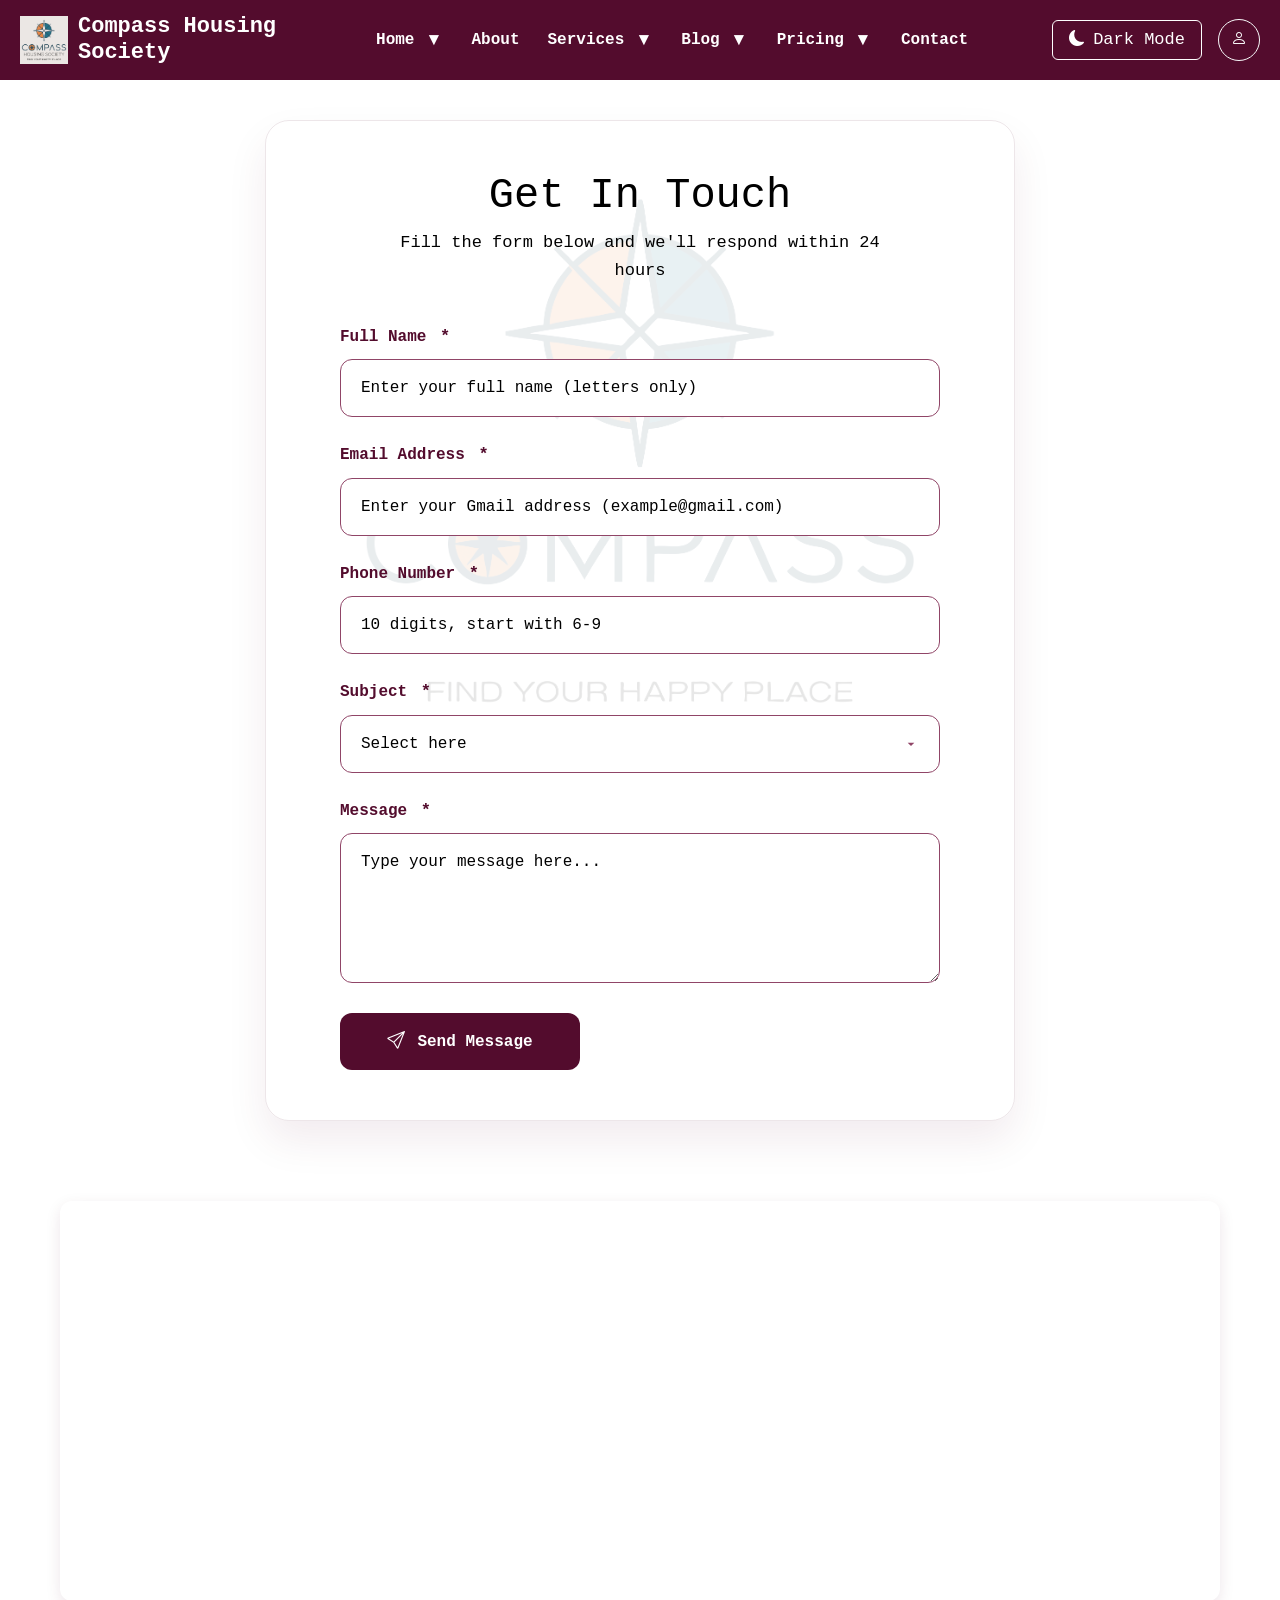
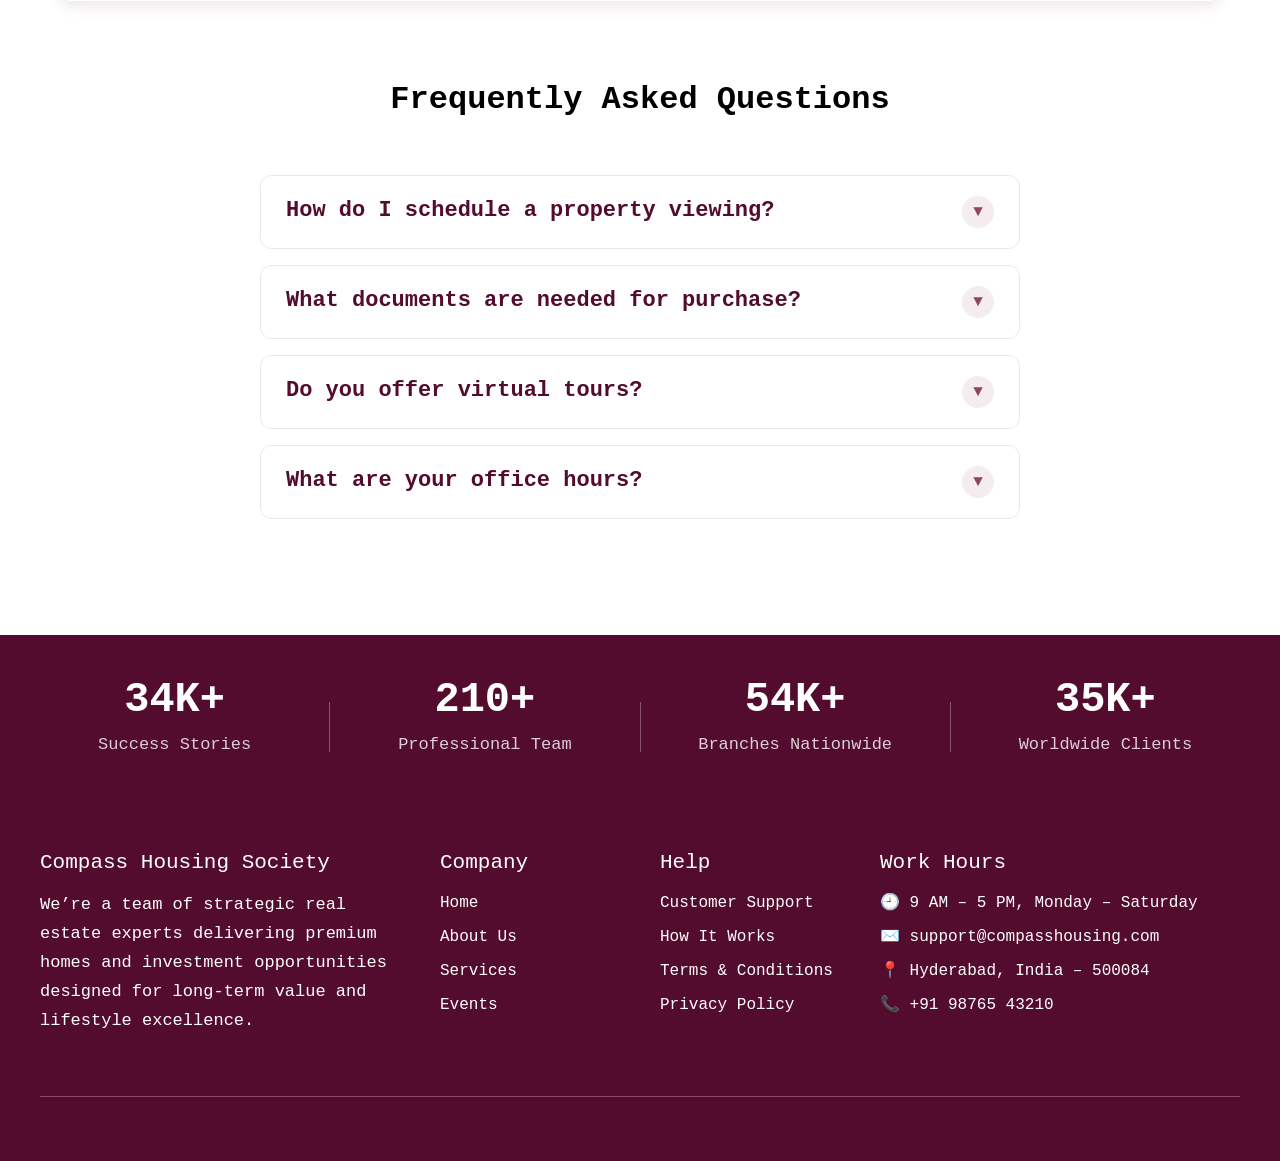
<file: contact.html>
<!DOCTYPE html>
<html lang="en" data-theme="light">

<head>
    <meta charset="UTF-8">
    <meta name="viewport" content="width=device-width, initial-scale=1.0">
    <title>Real Estate</title>

    <link rel="stylesheet" href="globalstyles.css">
    <link href="https://cdn.jsdelivr.net/npm/bootstrap@5.3.3/dist/css/bootstrap.min.css" rel="stylesheet">
    <link href="https://cdn.jsdelivr.net/npm/bootstrap-icons@1.11.3/font/bootstrap-icons.css" rel="stylesheet">
    <style>
        /* ---------- GLOBAL DESIGN SYSTEM ---------- */
        :root {
            --primary-dark: #530C2D;
            --primary-medium: #904567;
            --white: #ffffff;
            --black: #000000;
            --gray-light: #f8f9fa;
            --gray-medium: #6c757d;
            --error: #dc3545;
            --success: #28a745;
        }

        /* ----- TYPOGRAPHY – strict scale, no extra font sizes ----- */
        h1 {
            font-size: 42px;
        }

        h2 {
            font-size: 32px;
        }

        h3 {
            font-size: 22px;
        }

        h4 {
            font-size: 21px;
        }

        h5,
        h6 {
            font-size: 19px;
        }

        p,
        span {
            font-size: 17px;
        }

        li,
        a,
        label,
        input,
        select,
        textarea,
        button,
        .error-message,
        .popup-small,
        .faq-icon {
            font-size: 16px;
        }

        /* ----- SECTION STYLES – class based, padding 40px ----- */
        .section-styles {
            padding: 40px 0;
            width: 100%;
            font-family: "JetBrains Mono", "Cascadia Code", monospace;
        }

        body {
            background-color: var(--white);
            color: var(--black);
            margin: 0;
            transition: background 0.2s, color 0.2s;
            font-family: "JetBrains Mono", "Cascadia Code", monospace;
        }

        /* ----- CONTACT FORM SECTION (inside section-styles) ----- */
        .contact-form-section {
            max-width: 750px;
            margin: 0 auto;
            padding: 50px 30px;
            /* background: var(--white); */
            border-radius: 24px;
            box-shadow: 0 20px 40px rgba(83, 12, 45, 0.08);
            border: 1px solid rgba(83, 12, 45, 0.1);
        }

        .section-container {
            max-width: 600px;
            margin: 0 auto;
        }

        .section-header {
            text-align: center;
            margin-bottom: 40px;
        }

        .section-header h2 {
            color: var(--primary-dark);
            margin-bottom: 15px;
            padding-bottom: 15px;
            font-weight: 700;
            position: relative;
        }



        .section-header p {
            /* color: var(--gray-medium); */
            max-width: 500px;
            margin: 0 auto;
            line-height: 1.6;
        }

        /* ----- FORM ----- */
        .form-group {
            margin-bottom: 25px;
        }

        .form-group label {
            display: block;
            margin-bottom: 10px;
            color: var(--primary-dark);
            font-weight: 600;
        }

        .form-group label i {
            color: var(--primary-medium);
            margin-right: 10px;
        }

        .required {
            /* color: var(--primary-medium); */
            margin-left: 4px;
        }

        body::before {
            content: "";
            position: fixed;
            inset: 0;
            background-image: url("images/transparent-logo-1.png");
            background-repeat: no-repeat;
            background-position: center;
            background-size: 600px auto;
            opacity: 0.10;
            pointer-events: none;
            z-index: -1;
            transition: opacity 0.3s ease;
        }

        :root[data-theme="dark"] body::before {
            opacity: 0.10;
        }

        .form-control {
            width: 100%;
            padding: 16px 20px;
            border: 1px solid var(--primary-medium);
            border-radius: 12px;
            background: var(--white);
            color: var(--black);
            transition: all 0.3s ease;
        }

        .form-control:focus {
            outline: none;
            border-color: var(--primary-medium);
            box-shadow: 0 0 0 4px rgba(144, 69, 103, 0.1);
        }

        .form-control::placeholder {
            color: var(--black);
            font-size: 16px;
        }

        textarea.form-control {
            min-height: 150px;
            resize: vertical;
            line-height: 1.6;
        }

        select.form-control {
            appearance: none;
            background-image: url("data:image/svg+xml,%3Csvg xmlns='http://www.w3.org/2000/svg' width='16' height='16' viewBox='0 0 24 24' fill='%23904567'%3E%3Cpath d='M7 10l5 5 5-5z'/%3E%3C/svg%3E");
            background-repeat: no-repeat;
            background-position: right 20px center;
            padding-right: 50px;
            cursor: pointer;
        }

        /* validation states */
        .form-control.error {
            border-color: var(--error);
            background: rgba(220, 53, 69, 0.02);
        }

        .form-control.success {
            border-color: var(--success);
            background: rgba(40, 167, 69, 0.02);
        }

        .error-message {
            color: var(--error);
            margin-top: 8px;
            display: none;
            padding-left: 5px;
        }

        .error-message i {
            margin-right: 6px;
        }

        .error-message.show {
            display: block;
        }

        .submit-btn {
            background: var(--primary-dark);
            color: white;
            border: none;
            padding: 15px 40px;
            border-radius: 12px;
            font-weight: 600;
            cursor: pointer;
            display: flex;
            align-items: center;
            justify-content: center;
            gap: 12px;
            width: 40%;
            margin-top: 30px;
        }

        .submit-btn i {
            font-size: 18px;
            transition: transform 0.3s ease;
        }

        .submit-btn:hover {
            transform: translateY(-3px);
            box-shadow: 0 15px 30px rgba(144, 69, 103, 0.3);
        }

        .submit-btn:disabled {
            opacity: 0.6;
            cursor: not-allowed;
            transform: none;
        }

        /* ----- SUCCESS POPUP ----- */
        .success-popup {
            position: fixed;
            top: 50%;
            left: 50%;
            transform: translate(-50%, -50%) scale(0.8);
            background: var(--white);
            border-radius: 20px;
            box-shadow: 0 30px 60px rgba(0, 0, 0, 0.2);
            width: 90%;
            max-width: 400px;
            opacity: 0;
            visibility: hidden;
            transition: all 0.3s ease;
            z-index: 1000;
            border: 1px solid rgba(83, 12, 45, 0.1);
        }

        .success-popup.show {
            opacity: 1;
            visibility: visible;
            transform: translate(-50%, -50%) scale(1);
        }

        .popup-content {
            padding: 40px 30px;
            text-align: center;
        }

        .popup-icon {
            width: 80px;
            height: 80px;
            background: linear-gradient(135deg, var(--primary-dark), var(--primary-medium));
            border-radius: 50%;
            display: flex;
            align-items: center;
            justify-content: center;
            margin: 0 auto 25px;
        }

        .popup-icon i {
            font-size: 40px;
            color: white;
        }

        .popup-content h4 {
            color: var(--primary-dark);
            margin-bottom: 10px;
            font-weight: 700;
        }

        .popup-content p {
            color: var(--gray-medium);
            margin-bottom: 5px;
        }

        .popup-small {
            margin-top: 15px;
            color: var(--primary-medium) !important;
        }

        /* ----- GOOGLE MAP SECTION (simple) ----- */
        .map-container {
            max-width: 1200px;
            height: 400px;
            margin: 0 auto;
            padding: 0 20px;
        }

        .google-map {
            width: 100%;
            height: 100%;
            border: 0;
            border-radius: 12px;
            box-shadow: 0 5px 15px rgba(83, 12, 45, 0.1);
        }

        /* ----- FAQ SECTION (dropdown icons) ----- */
        .faq-container {
            max-width: 800px;
            margin: 0 auto;
            padding: 0 20px;
        }

        .faq-header {
            text-align: center;
            margin-bottom: 40px;
        }

        .faq-header h2 {
            /* color: var(--primary-dark); */
            padding-bottom: 15px;
            font-weight: 700;
            position: relative;
        }



        .faq-item {
            margin-bottom: 16px;
            border: 1px solid rgba(83, 12, 45, 0.1);
            border-radius: 12px;
            overflow: hidden;
            background: var(--white);
            transition: all 0.3s ease;
        }

        .faq-item:hover {
            border-color: var(--primary-medium);
            box-shadow: 0 5px 15px rgba(83, 12, 45, 0.08);
        }

        .faq-question {
            padding: 20px 25px;
            background: var(--white);
            cursor: pointer;
            display: flex;
            justify-content: space-between;
            align-items: center;
        }

        .faq-question h3 {
            color: var(--primary-dark);
            margin: 0;
            font-weight: 600;
        }

        .faq-icon {
            color: var(--primary-medium);
            font-weight: bold;
            transition: transform 0.4s ease;
            width: 32px;
            height: 32px;
            display: flex;
            align-items: center;
            justify-content: center;
            background: rgba(144, 69, 103, 0.1);
            border-radius: 50%;
            line-height: 1;
        }

        .faq-item.active .faq-icon {
            transform: rotate(180deg);
            background: var(--primary-medium);
            color: white;
        }

        .faq-answer {
            padding: 0 25px;
            max-height: 0;
            overflow: hidden;
            transition: all 0.4s ease;
            background: rgba(83, 12, 45, 0.02);
        }

        .faq-item.active .faq-answer {
            padding: 0 25px 25px 25px;
            max-height: 200px;
        }

        .faq-answer p {
            color: var(--gray-medium);
            margin: 0;
            line-height: 1.7;
        }

        /* ---------- DARK MODE – only colours, fonts untouched ---------- */
        [data-theme="dark"] body,
        [data-theme="dark"] .contact-form-section,
        [data-theme="dark"] .faq-section,
        [data-theme="dark"] .map-section {
            background: #121212;
        }

        [data-theme="dark"] .contact-form-section {
            background: #1e1e1e;
            border-color: rgba(144, 69, 103, 0.2);
        }

        [data-theme="dark"] .section-header h2,
        [data-theme="dark"] .faq-header h2 {
            color: var(--white);
        }

        [data-theme="dark"] .section-header p,
        [data-theme="dark"] .faq-answer p {
            color: #e0e0e0;
        }

        [data-theme="dark"] .form-group label {
            color: var(--white);
        }

        [data-theme="dark"] .form-control {
            background: rgba(255, 255, 255, 0.05);
            /* color:var(--white) !important; */
            border-color: var(--white);
        }

        [data-theme="dark"] .form-control:focus {
            border-color: #d4a5c0;
            box-shadow: 0 0 0 4px rgba(144, 69, 103, 0.2);
        }

        [data-theme="dark"] .faq-item {
            background: #1e1e1e;
            border-color: rgba(144, 69, 103, 0.2);
        }

        [data-theme="dark"] .faq-question {
            background: #1e1e1e;
        }

        [data-theme="dark"] .faq-question h3 {
            color: var(--white);
        }

        [data-theme="dark"] .faq-icon {
            background: var(--white);
            color: var(--primary-dark);
        }

        [data-theme="dark"] .faq-item.active .faq-icon {
            background: var(--primary-medium);
            color: white;
        }

        [data-theme="dark"] .faq-answer {
            background: rgba(144, 69, 103, 0.05);
        }

        [data-theme="dark"] .google-map {
            filter: brightness(0.9) contrast(1.1);
            box-shadow: 0 5px 15px rgba(0, 0, 0, 0.3);
        }

        [data-theme="dark"] .success-popup {
            background: #1e1e1e;
            border-color: rgba(144, 69, 103, 0.3);
        }

        [data-theme="dark"] .popup-content h4 {
            color: var(--primary-medium);
        }

        [data-theme="dark"] .popup-content p {
            color: #e0e0e0;
        }

        /* ----- RESPONSIVE (only adjust sizes, never introduce new font-sizes) ----- */
        @media (max-width: 768px) {
            .contact-form-section {
                padding: 40px 20px;
            }

            .map-container {
                height: 350px;
            }

            .faq-section .section-styles {
                padding: 40px 0;
            }

            .faq-question {
                padding: 18px 22px;
            }
        }

        @media (max-width: 576px) {
            .contact-form-section {
                padding: 30px 15px;
            }

            .map-container {
                height: 300px;
                padding: 0 15px;
            }

            .faq-question {
                padding: 16px 20px;
            }

            .faq-icon {
                width: 28px;
                height: 28px;
            }
        }

        @media (max-width: 480px) {
            .popup-icon {
                width: 60px;
                height: 60px;
            }

            .popup-icon i {
                font-size: 30px;
            }

            .faq-icon {
                width: 26px;
                height: 26px;
            }

            .map-container {
                height: 250px;
            }
        }

        @media (max-width: 360px) {
            .map-container {
                height: 220px;
            }

            .faq-container {
                padding: 0 15px;
            }
        }
        /* ---------- DARK MODE INPUT TEXT COLOR ---------- */
[data-theme="dark"] .form-control,
[data-theme="dark"] .form-control:focus,
[data-theme="dark"] textarea.form-control,
[data-theme="dark"] select.form-control {
    color: #ffffff !important;
}

/* ---------- DARK MODE PLACEHOLDER COLOR ---------- */
[data-theme="dark"] .form-control::placeholder,
[data-theme="dark"] textarea.form-control::placeholder {
    color: #e0e0e0 !important;
    opacity: 1;
}

/* ---------- DARK MODE SELECT DROPDOWN PLACEHOLDER ---------- */
[data-theme="dark"] select.form-control option {
    background: #1e1e1e;
    color: #ffffff;
}

[data-theme="dark"] select.form-control:invalid {
    color: #e0e0e0 !important;
}
[data-theme="dark"] .form-control.success {
    background: rgba(40, 167, 69, 0.1);
    color: #ffffff !important;
    border-color: var(--success);
}
    </style>
</head>

<body>

    <div id="site-header" class="fixed-top"></div>
    <div>

        <!-- CONTACT FORM SECTION -->
        <section class="section-styles contact-form-section-wrapper">
            <div class="contact-form-section">
                <div class="section-container">
                    <div class="section-header">
                        <h1>Get In Touch</h1>
                        <p>Fill the form below and we'll respond within 24 hours</p>
                    </div>

                    <form class="contact-form" id="contactForm" novalidate>
                        <!-- Name - only letters, no spaces -->
                        <div class="form-group">
                            <label for="name">
                                </i> Full Name <span class="required">*</span>
                            </label>
                            <input type="text" id="name" class="form-control"
                                placeholder="Enter your full name (letters only)">
                            <div class="error-message" id="nameError">
                                <i class="bi bi-exclamation-circle"></i> Name must contain only letters and cannot be
                                empty
                            </div>
                        </div>

                        <!-- Email - only @gmail.com, no spaces -->
                        <div class="form-group">
                            <label for="email">
                                </i> Email Address <span class="required">*</span>
                            </label>
                            <input type="email" id="email" class="form-control"
                                placeholder="Enter your Gmail address (example@gmail.com)">
                            <div class="error-message" id="emailError">
                                <i class="bi bi-exclamation-circle"></i> Only @gmail.com allowed, no spaces
                            </div>
                        </div>

                        <!-- Phone - 10 digits, start 6-9, no letters -->
                        <div class="form-group">
                            <label for="phone">
                                </i> Phone Number <span class="required">*</span>
                            </label>
                            <input type="tel" id="phone" class="form-control" placeholder="10 digits, start with 6-9">
                            <div class="error-message" id="phoneError">
                                <i class="bi bi-exclamation-circle"></i> Phone must be 10 digits, start with 6-9, no
                                spaces
                            </div>
                        </div>

                        <!-- Subject mandatory -->
                        <div class="form-group">
                            <label for="subject">
                                </i> Subject <span class="required">*</span>
                            </label>
                            <select id="subject" class="form-control">
                                <option value="" disabled selected hidden>Select here</option>

                                <option value="property-inquiry">Property Inquiry</option>
                                <option value="investment-advice">Investment Advice</option>
                                <option value="property-valuation">Property Valuation</option>
                                <option value="general-question">General Question</option>
                            </select>
                            <div class="error-message" id="subjectError">
                                <i class="bi bi-exclamation-circle"></i> Please select a subject
                            </div>
                        </div>

                        <!-- Message min 10 chars -->
                        <div class="form-group">
                            <label for="message">
                                </i> Message <span class="required">*</span>
                            </label>
                            <textarea id="message" class="form-control"
                                placeholder="Type your message here..."></textarea>
                            <div class="error-message" id="messageError">
                                <i class="bi bi-exclamation-circle"></i> Message must be at least 10 characters
                            </div>
                        </div>

                        <button type="submit" class="submit-btn" id="submitBtn">
                            <i class="bi bi-send"></i> Send Message
                        </button>
                    </form>
                </div>

                <!-- Success popup -->
                <div class="success-popup" id="successPopup">
                    <div class="popup-content">
                        <div class="popup-icon">
                            <i class="bi bi-check-lg"></i>
                        </div>
                        <h4>Success!</h4>
                        <p>Your message has been sent successfully.</p>
                        <p class="popup-small">We'll get back to you within 24 hours.</p>
                    </div>
                </div>
            </div>
        </section>

        <!-- SIMPLE GOOGLE MAP SECTION -->
        <section class="section-styles map-section">
            <div class="map-container">
                <iframe class="google-map"
                    src="https://www.google.com/maps/embed?pb=!1m18!1m12!1m3!1d387193.3059669865!2d-74.25986632369253!3d40.69714941648234!2m3!1f0!2f0!3f0!3m2!1i1024!2i768!4f13.1!3m3!1m2!1s0x89c24fa5d33f083b%3A0xc80b8f06e177fe62!2sNew%20York%2C%20NY%2C%20USA!5e0!3m2!1sen!2sin!4v1645543214567!5m2!1sen!2sin"
                    allowfullscreen="" loading="lazy">
                </iframe>
            </div>
        </section>

        <!-- FAQ SECTION with dropdown icons -->
        <section class="section-styles faq-section">
            <div class="faq-container">
                <div class="faq-header">
                    <h2>Frequently Asked Questions</h2>
                </div>

                <div class="faq-item">
                    <div class="faq-question">
                        <h3>How do I schedule a property viewing?</h3>
                        <span class="faq-icon">▼</span>
                    </div>
                    <div class="faq-answer">
                        <p>You can schedule a property viewing by filling out our contact form or calling us directly.
                            Our team will confirm your appointment within 24 hours.</p>
                    </div>
                </div>

                <div class="faq-item">
                    <div class="faq-question">
                        <h3>What documents are needed for purchase?</h3>
                        <span class="faq-icon">▼</span>
                    </div>
                    <div class="faq-answer">
                        <p>You'll need valid ID, proof of income, bank statements, and pre-approval letter from your
                            lender.</p>
                    </div>
                </div>

                <div class="faq-item">
                    <div class="faq-question">
                        <h3>Do you offer virtual tours?</h3>
                        <span class="faq-icon">▼</span>
                    </div>
                    <div class="faq-answer">
                        <p>Yes, we offer 360° virtual tours and live video walkthroughs for most properties.</p>
                    </div>
                </div>

                <div class="faq-item">
                    <div class="faq-question">
                        <h3>What are your office hours?</h3>
                        <span class="faq-icon">▼</span>
                    </div>
                    <div class="faq-answer">
                        <p>Monday-Friday: 9am-6pm | Saturday: 10am-4pm | Sunday: Closed</p>
                    </div>
                </div>
            </div>
        </section>
    </div>
    <div id="side-footer"></div>

    <script src="footer.js"></script>
    <script src="header.js"></script>

    <!-- Bootstrap JS MUST come before custom navbar script -->
    <script src="https://cdn.jsdelivr.net/npm/bootstrap@5.3.3/dist/js/bootstrap.bundle.min.js"></script>


    <script>
        (function () {
            'use strict';

            // ----- THEME (dark/light) with localStorage -----
            const savedTheme = localStorage.getItem('theme');
            if (savedTheme) {
                document.documentElement.setAttribute('data-theme', savedTheme);
            }

            // theme toggle (if element exists)
            const themeToggle = document.querySelector('[data-theme-toggle]');
            if (themeToggle) {
                themeToggle.addEventListener('click', function () {
                    const current = document.documentElement.getAttribute('data-theme') || 'light';
                    const next = current === 'light' ? 'dark' : 'light';
                    document.documentElement.setAttribute('data-theme', next);
                    localStorage.setItem('theme', next);
                });
            }

            // ----- CONTACT FORM VALIDATION (no comments, strict rules) -----
            const contactForm = document.getElementById('contactForm');
            if (!contactForm) return;

            const nameInput = document.getElementById('name');
            const emailInput = document.getElementById('email');
            const phoneInput = document.getElementById('phone');
            const subjectSelect = document.getElementById('subject');
            const messageInput = document.getElementById('message');
            const submitBtn = document.getElementById('submitBtn');
            const successPopup = document.getElementById('successPopup');

            const nameError = document.getElementById('nameError');
            const emailError = document.getElementById('emailError');
            const phoneError = document.getElementById('phoneError');
            const subjectError = document.getElementById('subjectError');
            const messageError = document.getElementById('messageError');

            function validateName() {
                const val = nameInput.value;
                if (val === '') {
                    setInvalid(nameInput, nameError, 'Name cannot be empty');
                    return false;
                }
                if (/\s/.test(val)) {
                    setInvalid(nameInput, nameError, 'Name cannot contain spaces');
                    return false;
                }
                if (/\d/.test(val)) {
                    setInvalid(nameInput, nameError, 'Name cannot contain numbers');
                    return false;
                }
                if (!/^[A-Za-z]+$/.test(val)) {
                    setInvalid(nameInput, nameError, 'Only letters A-Z allowed');
                    return false;
                }
                setValid(nameInput, nameError);
                return true;
            }

            function validateEmail() {
                const val = emailInput.value.trim();
                const regex = /^[a-zA-Z0-9._%+-]+@[a-zA-Z-]{2,}\.(com|in|org|net)$/i;
                if (val === '') {
                    setInvalid(emailInput, emailError, 'Email cannot be empty');
                    return false;
                }
                if (/\s/.test(val)) {
                    setInvalid(emailInput, emailError, 'Email cannot contain spaces');
                    return false;
                }
                if (!regex.test(val)) {
                    setInvalid(emailInput, emailError, 'Only @gmail.com allowed');
                    return false;
                }
                setValid(emailInput, emailError);
                return true;
            }

            function validatePhone() {
                let val = phoneInput.value.trim();
                val = val.replace(/\s/g, '');
                phoneInput.value = val;

                if (val === '') {
                    setInvalid(phoneInput, phoneError, 'Phone cannot be empty');
                    return false;
                }
                if (!/^[0-9]+$/.test(val)) {
                    setInvalid(phoneInput, phoneError, 'Only digits allowed');
                    return false;
                }
                if (val.length !== 10) {
                    setInvalid(phoneInput, phoneError, 'Exactly 10 digits required');
                    return false;
                }
                if (val.charAt(0) < '6' || val.charAt(0) > '9') {
                    setInvalid(phoneInput, phoneError, 'First digit must be 6,7,8,9');
                    return false;
                }
                setValid(phoneInput, phoneError);
                return true;
            }

            function validateSubject() {
                if (subjectSelect.value === '') {
                    subjectSelect.classList.add('error');
                    subjectSelect.classList.remove('success');
                    subjectError.classList.add('show');
                    return false;
                }
                subjectSelect.classList.remove('error');
                subjectSelect.classList.add('success');
                subjectError.classList.remove('show');
                return true;
            }

            function validateMessage() {
                const val = messageInput.value.trim();
                if (val === '') {
                    setInvalid(messageInput, messageError, 'Message cannot be empty');
                    return false;
                }
                if (val.length < 10) {
                    setInvalid(messageInput, messageError, 'Minimum 10 characters');
                    return false;
                }
                setValid(messageInput, messageError);
                return true;
            }

            function setInvalid(field, errorEl, msg) {
                field.classList.add('error');
                field.classList.remove('success');
                errorEl.innerHTML = '<i class="bi bi-exclamation-circle"></i> ' + msg;
                errorEl.classList.add('show');
            }

            function setValid(field, errorEl) {
                field.classList.remove('error');
                field.classList.add('success');
                errorEl.classList.remove('show');
            }

            // Input restrictions
            nameInput.addEventListener('keypress', function (e) {
                const char = String.fromCharCode(e.keyCode);
                if (!/^[A-Za-z]$/.test(char)) e.preventDefault();
            });
            nameInput.addEventListener('paste', function (e) {
                e.preventDefault();
                const text = e.clipboardData.getData('text').replace(/[^A-Za-z]/g, '');
                nameInput.value = text;
            });

            phoneInput.addEventListener('keypress', function (e) {
                const char = String.fromCharCode(e.keyCode);
                if (!/^[0-9]$/.test(char)) {
                    e.preventDefault();
                    return;
                }
                if (phoneInput.value.length === 0) {
                    if (char !== '6' && char !== '7' && char !== '8' && char !== '9') {
                        e.preventDefault();
                        phoneError.innerHTML = '<i class="bi bi-exclamation-circle"></i> First digit must be 6-9';
                        phoneError.classList.add('show');
                        phoneInput.classList.add('error');
                    }
                }
            });
            phoneInput.addEventListener('input', function () {
                let val = phoneInput.value.replace(/[^0-9]/g, '');
                if (val.length > 10) val = val.slice(0, 10);
                phoneInput.value = val;
                if (val.length > 0 && (val[0] < '6' || val[0] > '9')) {
                    phoneInput.classList.add('error');
                    phoneError.classList.add('show');
                }
            });
            phoneInput.addEventListener('paste', function (e) {
                e.preventDefault();
                let paste = e.clipboardData.getData('text').replace(/[^0-9]/g, '');
                if (paste.length > 10) paste = paste.slice(0, 10);
                if (paste.length > 0 && (paste[0] < '6' || paste[0] > '9')) {
                    phoneError.innerHTML = '<i class="bi bi-exclamation-circle"></i> Must start with 6-9';
                    phoneError.classList.add('show');
                    phoneInput.classList.add('error');
                    phoneInput.value = '';
                } else {
                    phoneInput.value = paste;
                }
            });

            emailInput.addEventListener('keypress', function (e) {
                if (e.key === ' ') e.preventDefault();
            });

            // real-time validation
            nameInput.addEventListener('input', validateName);
            emailInput.addEventListener('input', validateEmail);
            phoneInput.addEventListener('input', validatePhone);
            subjectSelect.addEventListener('change', validateSubject);
            messageInput.addEventListener('input', validateMessage);
            nameInput.addEventListener('blur', validateName);
            emailInput.addEventListener('blur', validateEmail);
            phoneInput.addEventListener('blur', validatePhone);
            messageInput.addEventListener('blur', validateMessage);

            // submit
            contactForm.addEventListener('submit', function (e) {
                e.preventDefault();
                const validName = validateName();
                const validEmail = validateEmail();
                const validPhone = validatePhone();
                const validSubject = validateSubject();
                const validMessage = validateMessage();

                if (validName && validEmail && validPhone && validSubject && validMessage) {
                    submitBtn.disabled = true;
                    submitBtn.innerHTML = '<i class="bi bi-arrow-repeat spin"></i> Sending...';
                    setTimeout(() => {
                        successPopup.classList.add('show');
                        submitBtn.disabled = false;
                        submitBtn.innerHTML = '<i class="bi bi-send"></i> Send Message';
                        setTimeout(() => successPopup.classList.remove('show'), 2000);
                        contactForm.reset();
                        document.querySelectorAll('.form-control').forEach(f => {
                            f.classList.remove('success', 'error');
                        });
                    }, 1500);
                } else {
                    const firstErr = document.querySelector('.form-control.error');
                    if (firstErr) firstErr.scrollIntoView({ behavior: 'smooth', block: 'center' });
                }
            });

            document.addEventListener('click', function (e) {
                if (successPopup.classList.contains('show') &&
                    !successPopup.contains(e.target) && e.target !== submitBtn) {
                    successPopup.classList.remove('show');
                }
            });

            // ----- FAQ ACCORDION (simple toggle) -----
            document.querySelectorAll('.faq-question').forEach(question => {
                question.addEventListener('click', function () {
                    const faqItem = this.parentElement;
                    document.querySelectorAll('.faq-item').forEach(item => {
                        if (item !== faqItem && item.classList.contains('active')) {
                            item.classList.remove('active');
                        }
                    });
                    faqItem.classList.toggle('active');
                });
            });

            // clear initial errors
            document.querySelectorAll('.error-message').forEach(el => el.classList.remove('show'));
        })();
    </script>


</body>

</html>
</file>
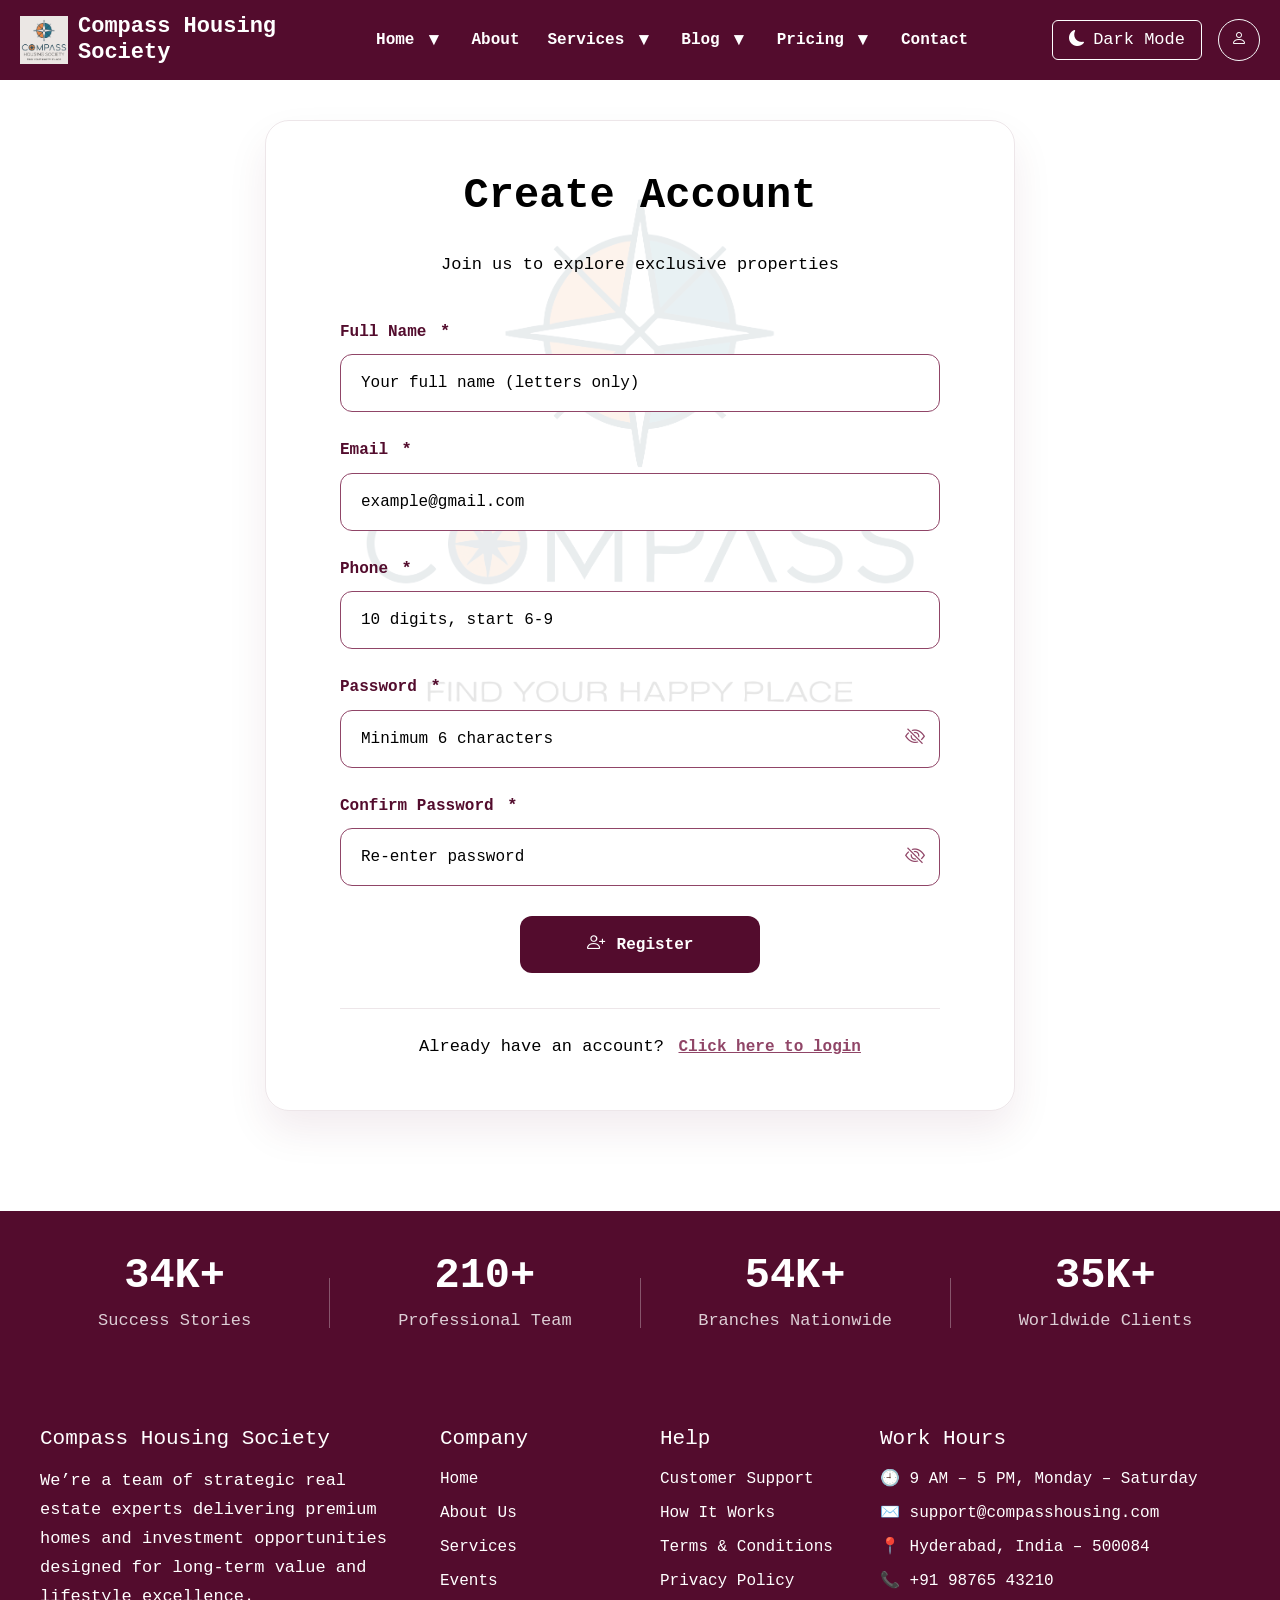
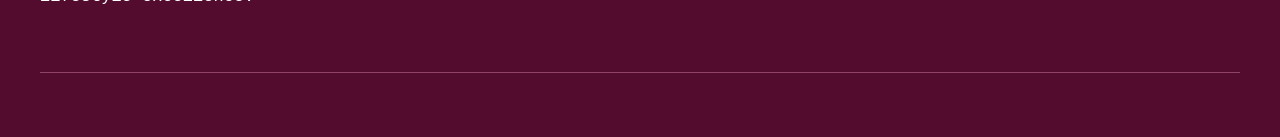
<file: register.html>
<!DOCTYPE html>
<html lang="en" data-theme="light">

<head>
    <meta charset="UTF-8">
    <meta name="viewport" content="width=device-width, initial-scale=1.0">
    <title>Real Estate</title>

    <link rel="stylesheet" href="globalstyles.css">
    <link href="https://cdn.jsdelivr.net/npm/bootstrap@5.3.3/dist/css/bootstrap.min.css" rel="stylesheet">
    <link href="https://cdn.jsdelivr.net/npm/bootstrap-icons@1.11.3/font/bootstrap-icons.css" rel="stylesheet">

    <style>
        :root {
            --primary-dark: #530C2D;
            --primary-medium: #904567;
            --white: #ffffff;
            --black: #000000;
            --gray-light: #f8f9fa;
            --gray-medium: #6c757d;
            --error: #dc3545;
            --success: #28a745;
        }

        /* ----- TYPOGRAPHY – strict scale ----- */
        h1 {
            font-size: 42px;
        }

        h2 {
            font-size: 32px;
        }

        h3 {
            font-size: 22px;
        }

        h4 {
            font-size: 21px;
        }

        h5,
        h6 {
            font-size: 19px;
        }

        p,
        span {
            font-size: 17px;
        }

        li,
        a,
        label,
        input,
        select,
        textarea,
        button,
        .error-message,
        .popup-small,
        .faq-icon,
        .toggle-link {
            font-size: 16px;
        }

        /* ----- SECTION STYLES (exact same padding, font) ----- */
        .section-styles {
            padding: 40px 0;
            width: 100%;
            margin-top: 80px;
        }

        body {
            background-color: var(--white);
            color: var(--black);
            margin: 0;
            transition: background 0.2s, color 0.2s;
            display: block;
            min-height: 100vh;
            padding: 0;
            box-sizing: border-box;
            font-family: "JetBrains Mono", "Cascadia Code", monospace;

        }

        body::before {
            content: "";
            position: fixed;
            inset: 0;
            background-image: url("images/transparent-logo-1.png");
            background-repeat: no-repeat;
            background-position: center;
            background-size: 600px auto;
            opacity: 0.10;
            pointer-events: none;
            z-index: -1;
            transition: opacity 0.3s ease;
        }

        :root[data-theme="dark"] body::before {
            opacity: 0.10;
        }

        #site-header,
        #side-footer {
            width: 100%;
        }

        .auth-section {
            width: 100%;
            display: flex;
            justify-content: center;
            padding: 40px 20px;
            box-sizing: border-box;
        }

        /* ----- REGISTER/LOGIN CARD – identical to contact-form-section (max-width, shadow, radius) ----- */
        .auth-card {
            max-width: 750px;
            width: 100%;
            margin: 0 auto;
            padding: 50px 30px;
            /* background: var(--white); */
            border-radius: 24px;
            box-shadow: 0 20px 40px rgba(83, 12, 45, 0.08);
            border: 1px solid rgba(83, 12, 45, 0.1);
            transition: background 0.2s;
        }

        /* inner container (like .section-container) */
        .auth-inner {
            max-width: 600px;
            margin: 0 auto;
        }

        .auth-header {
            text-align: center;
            margin-bottom: 40px;
        }

        .auth-header h1 {
            
            margin-bottom: 15px;
            padding-bottom: 15px;
            font-weight: 700;
            position: relative;
        }

        

        .auth-header p {
            max-width: 500px;
            margin: 0 auto;
            line-height: 1.6;
            /* color: var(--gray-medium); */
        }

        /* ----- FORM (identical to contact form) ----- */
        .form-group {
            margin-bottom: 25px;
        }

        .form-group label {
            display: block;
            margin-bottom: 10px;
            color: var(--primary-dark);
            font-weight: 600;
        }

        .form-group label i {
            color: var(--primary-medium);
            margin-right: 10px;
        }

        .required {
            margin-left: 4px;
            /* color: var(--primary-medium); */
        }

        .password-wrapper {
            position: relative;
            display: flex;
            align-items: center;
        }

        .form-control {
            width: 100%;
            padding: 16px 20px;
            border: 1px solid var(--primary-medium);
            border-radius: 12px;
            background: var(--white);
            color: var(--black);
            font-family: inherit;
            transition: all 0.3s ease;
            box-sizing: border-box;
        }

        .password-wrapper .form-control {
            padding-right: 50px;
        }

        .password-toggle {
            position: absolute;
            right: 15px;
            background: none;
            border: none;
            color: var(--primary-medium);
            cursor: pointer;
            padding: 0;
            display: flex;
            align-items: center;
            justify-content: center;
            font-size: 20px;
            transition: color 0.3s ease;
        }

        .password-toggle:hover {
            color: var(--primary-dark);
        }

        .password-toggle:focus {
            outline: none;
        }

        .form-control:focus {
            outline: none;
            border-color: var(--primary-medium);
            box-shadow: 0 0 0 4px rgba(144, 69, 103, 0.1);
        }

        .form-control::placeholder {
            color: var(--black);
            font-size: 16px;
        }

        /* validation states */
        .form-control.error {
            border-color: var(--error);
            background: rgba(220, 53, 69, 0.02);
        }

        .form-control.success {
            border-color: var(--success);
            background: rgba(40, 167, 69, 0.02);
        }

        .error-message {
            color: var(--error);
            margin-top: 8px;
            display: none;
            padding-left: 5px;
        }

        .error-message i {
            margin-right: 6px;
        }

        .error-message.show {
            display: block;
        }

        /* ----- SUBMIT BUTTON (same style) ----- */
        .submit-btn {
            background: var(--primary-dark);
            color: white;
            border: none;
            padding: 15px 40px;
            border-radius: 12px;
            font-weight: 600;
            cursor: pointer;
            display: flex;
            align-items: center;
            justify-content: center;
            gap: 12px;
            width: 40%;
            margin-top: 30px;
            margin-left: auto;
            margin-right: auto;
            transition: all 0.3s ease;
        }

        .submit-btn i {
            font-size: 18px;
        }

        .submit-btn:disabled {
            opacity: 0.6;
            cursor: not-allowed;
            transform: none;
        }

        /* ----- TOGGLE LINK – "already registered? login" / "back to register" ----- */
        .toggle-auth {
            margin-top: 35px;
            text-align: center;
            border-top: 1px solid rgba(83, 12, 45, 0.1);
            padding-top: 25px;
        }

        .toggle-link {
            background: none;
            border: none;
            color: var(--primary-medium);
            font-weight: 600;
            cursor: pointer;
            text-decoration: underline;
            padding: 0;
            font-size: 16px;
            transition: color 0.2s;
        }

        .toggle-link:hover {
            color: var(--primary-dark);
        }

        /* ----- POPUP (SUCCESS) same design ----- */
        .success-popup {
            position: fixed;
            top: 50%;
            left: 50%;
            transform: translate(-50%, -50%) scale(0.8);
            background: var(--white);
            border-radius: 20px;
            box-shadow: 0 30px 60px rgba(0, 0, 0, 0.2);
            width: 90%;
            max-width: 400px;
            opacity: 0;
            visibility: hidden;
            transition: all 0.3s ease;
            z-index: 1000;
            border: 1px solid rgba(83, 12, 45, 0.1);
        }

        .success-popup.show {
            opacity: 1;
            visibility: visible;
            transform: translate(-50%, -50%) scale(1);
        }

        .popup-content {
            padding: 40px 30px;
            text-align: center;
        }

        .popup-icon {
            width: 80px;
            height: 80px;
            background: linear-gradient(135deg, var(--primary-dark), var(--primary-medium));
            border-radius: 50%;
            display: flex;
            align-items: center;
            justify-content: center;
            margin: 0 auto 25px;
        }

        .popup-icon i {
            font-size: 40px;
            color: white;
        }

        .popup-content h4 {
            color: var(--primary-dark);
            margin-bottom: 10px;
            font-weight: 700;
        }

        .popup-content p {

            margin-bottom: 5px;
        }

        /* ---------- DARK MODUPDATED: placeholder and text color white, preserves all other existing styles ---------- */
        [data-theme="dark"] body {
            background: #121212;
        }

        [data-theme="dark"] .auth-card {
            background: rgba(30, 30, 30, 0.75);
            border-color: rgba(144, 69, 103, 0.25);
            box-shadow: 0 10px 30px rgba(0, 0, 0, 0.35), 0 0 0 1px rgba(255, 255, 255, 0.04);
            backdrop-filter: blur(8px);
        }

        [data-theme="dark"] .auth-header h2 {
            color: var(--white);
        }

        [data-theme="dark"] .auth-header p {
            color: #e0e0e0;
        }

        [data-theme="dark"] .form-group label {
            color: var(--white);
        }

        /* CRITICAL UPDATE: Form controls in dark mode - white text and white placeholder without breaking existing structure */
       
        [data-theme="dark"] .form-control {
    background: rgba(255, 255, 255, 0.05);
    /* color: var(--white) !important; */
    border-color: var(--white);
}
        [data-theme="dark"] .form-control::placeholder {
            color: #ffffff !important;
            opacity: 0.85 !important;
        }
        
        /* Ensure input text remains white even during focus and typing */
        [data-theme="dark"] .form-control:focus {
            color: #ffffff !important;
            background: rgba(35, 35, 45, 0.9);
            border-color: #d4a5c0;
            box-shadow: 0 0 0 4px rgba(144, 69, 103, 0.2);
        }
        
        /* Keep validation states readable in dark mode */
        [data-theme="dark"] .form-control.error {
            background: rgba(220, 53, 69, 0.15);
            color: #ffffff !important;
            border-color: var(--error);
        }
        
        [data-theme="dark"] .form-control.success {
            background: rgba(40, 167, 69, 0.1);
            color: #ffffff !important;
            border-color: var(--success);
        }

        [data-theme="dark"] .password-toggle {
            color: rgba(255, 255, 255, 0.8);
        }

        [data-theme="dark"] .password-toggle:hover {
            color: var(--primary-medium);
        }

        [data-theme="dark"] .toggle-auth {
            border-top-color: rgba(144, 69, 103, 0.2);
        }

        [data-theme="dark"] .toggle-link {
            color: var(--white);
        }

        [data-theme="dark"] .success-popup {
            background: #1e1e1e;
            border-color: rgba(144, 69, 103, 0.3);
        }

        [data-theme="dark"] .popup-content h4 {
            color: var(--primary-medium);
        }

        [data-theme="dark"] .popup-content p {
            color: #e0e0e0;
        }
        
        /* Ensure any autofill styles in dark mode don't override white text */
        [data-theme="dark"] input:-webkit-autofill,
        [data-theme="dark"] input:-webkit-autofill:hover,
        [data-theme="dark"] input:-webkit-autofill:focus {
            -webkit-text-fill-color: #ffffff !important;
            -webkit-box-shadow: 0 0 0px 1000px rgba(35, 35, 45, 0.9) inset !important;
            transition: background-color 5000s ease-in-out 0s;
        }

        /* responsive adjustments (same spirit) */
        @media (max-width: 768px) {
            .auth-card {
                padding: 40px 20px;
            }

            .submit-btn {
                width: 50%;
            }
        }

        @media (max-width: 576px) {
            .auth-card {
                padding: 30px 15px;
            }

            .submit-btn {
                width: 70%;
            }
        }

        @media (max-width: 480px) {
            .popup-icon {
                width: 60px;
                height: 60px;
            }

            .popup-icon i {
                font-size: 30px;
            }

            .submit-btn {
                width: 100%;
            }
        }

        /* no containers, only sections – body flex already */
        .auth-section {
            width: 100%;
            display: flex;
            justify-content: center;
        }

        input[type="password"]::-ms-reveal,
input[type="password"]::-ms-clear {
    display: none;
}

    </style>
</head>

<body>

    <div id="site-header" class="fixed-top"></div>
    <div>

        <section class="section-styles auth-section">
            <!-- auth card mimics contact-form-section -->
            <div class="auth-card" id="authCard">
                <div class="auth-inner">
                    <!-- header will be swapped via JS -->
                    <div class="auth-header" id="authHeader">
                        <h1 id="formTitle">Create Account</h1>
                        <p id="formSubtitle">Join us to explore exclusive properties</p>
                    </div>

                    <!-- ===== REGISTER FORM (default) ===== -->
                    <div id="registerFormBlock">
                        <form class="contact-form" id="registerForm" novalidate>
                            <!-- FULL NAME - letters only, no spaces -->
                            <div class="form-group">
                                <label for="regName"> Full Name <span class="required">*</span></label>
                                <input type="text" id="regName" class="form-control"
                                    placeholder="Your full name (letters only)">
                                <div class="error-message" id="regNameError">
                                    Only letters, no spaces</div>
                            </div>
                            <!-- EMAIL - @gmail.com only -->
                            <div class="form-group">
                                <label for="regEmail"> Email <span class="required">*</span></label>
                                <input type="email" id="regEmail" class="form-control" placeholder="example@gmail.com">
                                <div class="error-message" id="regEmailError">
                                    Only @gmail.com, no spaces</div>
                            </div>
                            <!-- PHONE - 10 digits, start 6-9 -->
                            <div class="form-group">
                                <label for="regPhone"> Phone <span class="required">*</span></label>
                                <input type="tel" id="regPhone" class="form-control" placeholder="10 digits, start 6-9">
                                <div class="error-message" id="regPhoneError"><i class="bi bi-exclamation-circle"></i>
                                    10 digits, first 6-9</div>
                            </div>
                            <!-- PASSWORD - new field, min 6 chars, no spaces -->
                            <div class="form-group">
                                <label for="regPassword"> Password <span class="required">*</span></label>
                                <div class="password-wrapper">
                                    <input type="password" id="regPassword" class="form-control"
                                        placeholder="Minimum 6 characters">
                                    <button type="button" class="password-toggle" id="toggleRegPassword" tabindex="-1">
                                        <i class="bi bi-eye-slash"></i>
                                    </button>
                                </div>
                                <div class="error-message" id="regPasswordError"><i
                                        class="bi bi-exclamation-circle"></i> Min 6 chars, no spaces</div>
                            </div>
                            <!-- CONFIRM PASSWORD -->
                            <div class="form-group">
                                <label for="regConfirm"> Confirm Password <span class="required">*</span></label>
                                <div class="password-wrapper">
                                    <input type="password" id="regConfirm" class="form-control"
                                        placeholder="Re-enter password">
                                    <button type="button" class="password-toggle" id="toggleRegConfirm" tabindex="-1">
                                        <i class="bi bi-eye-slash"></i>
                                    </button>
                                </div>
                                <div class="error-message" id="regConfirmError">
                                    Passwords must match</div>
                            </div>

                            <button type="submit" class="submit-btn" id="registerBtn"><i class="bi bi-person-plus"></i>
                                Register</button>
                        </form>
                    </div>

                    <!-- ===== LOGIN FORM (hidden by default) ===== -->
                    <div id="loginFormBlock" style="display: none;">
                        <form class="contact-form" id="loginForm" novalidate>
                            <!-- EMAIL - @gmail.com -->
                            <div class="form-group">
                                <label for="loginEmail"> Email <span
                                        class="required">*</span></label>
                                <input type="email" id="loginEmail" class="form-control"
                                    placeholder="your.email@gmail.com">
                                <div class="error-message" id="loginEmailError"><i class="bi bi-exclamation-circle"></i>
                                    Valid @gmail.com required</div>
                            </div>
                            <!-- PASSWORD -->
                            <div class="form-group">
                                <label for="loginPassword"> Password <span
                                        class="required">*</span></label>
                                <div class="password-wrapper">
                                    <input type="password" id="loginPassword" class="form-control"
                                        placeholder="Enter password">
                                    <button type="button" class="password-toggle" id="toggleLoginPassword" tabindex="-1">
                                        <i class="bi bi-eye-slash"></i>
                                    </button>
                                </div>
                                <div class="error-message" id="loginPasswordError"><i
                                        class="bi bi-exclamation-circle"></i> Password cannot be empty</div>
                            </div>
                            <button type="submit" class="submit-btn" id="loginBtn"><i
                                    class="bi bi-box-arrow-in-right"></i> Login</button>
                        </form>
                    </div>

                    <!-- ===== TOGGLE LINK (already registered? / back to register) ===== -->
                    <div class="toggle-auth">
                        <span id="toggleText" style="margin-right: 5px;">Already have an
                            account?</span>
                        <button class="toggle-link" id="toggleAuthBtn">Click here to login</button>
                    </div>
                </div>
            </div>
        </section>

        <!-- SUCCESS POPUP (same style, used for both) -->
        <div class="success-popup" id="authSuccessPopup">
            <div class="popup-content">
                <div class="popup-icon">
                    <i class="bi bi-check-lg"></i>
                </div>
                <h4 id="popupTitle">Success!</h4>
                <p id="popupMessage">Your account has been created.</p>
                <p class="popup-small" id="popupSmall">Welcome to Real Estate.</p>
            </div>
        </div>

    </div>

    <div id="side-footer"></div>

    <script src="footer.js"></script>
    <script src="header.js"></script>

    <!-- Bootstrap JS MUST come before custom navbar script -->
    <script src="https://cdn.jsdelivr.net/npm/bootstrap@5.3.3/dist/js/bootstrap.bundle.min.js"></script>

    <script>
        (function () {
            "use strict";

            // ----- THEME (sync with localStorage) – replicates original behavior -----
            const savedTheme = localStorage.getItem('theme');
            if (savedTheme) {
                document.documentElement.setAttribute('data-theme', savedTheme);
            }

            // ----- TOGGLE BETWEEN REGISTER AND LOGIN -----
            const registerBlock = document.getElementById('registerFormBlock');
            const loginBlock = document.getElementById('loginFormBlock');
            const toggleBtn = document.getElementById('toggleAuthBtn');
            const toggleText = document.getElementById('toggleText');
            const formTitle = document.getElementById('formTitle');
            const formSubtitle = document.getElementById('formSubtitle');

            let isLogin = false; // default: register

            function showRegister() {
                registerBlock.style.display = 'block';
                loginBlock.style.display = 'none';
                formTitle.innerText = 'Create Account';
                formSubtitle.innerText = 'Join us to explore exclusive properties';
                toggleText.innerText = 'Already have an account?';
                toggleBtn.innerText = 'Click here to login';
                isLogin = false;

                // Clear all validation states and reset forms
                resetForm('registerForm');
                resetForm('loginForm');
            }

            function showLogin() {
                registerBlock.style.display = 'none';
                loginBlock.style.display = 'block';
                formTitle.innerText = 'Welcome Back';
                formSubtitle.innerText = 'Log in to continue your property search';
                toggleText.innerText = 'New to Real Estate?';
                toggleBtn.innerText = 'Create an account';
                isLogin = true;

                // Clear all validation states and reset forms
                resetForm('registerForm');
                resetForm('loginForm');
            }

            // Function to reset form fields and validation states
            function resetForm(formId) {
                const form = document.getElementById(formId);
                if (form) {
                    form.reset();
                    document.querySelectorAll(`#${formId} .form-control`).forEach(f => {
                        f.classList.remove('error', 'success');
                    });
                    document.querySelectorAll(`#${formId} .error-message`).forEach(e => {
                        e.classList.remove('show');
                    });
                }
            }

            // initial: ensure register visible, login hidden
            showRegister();

            toggleBtn.addEventListener('click', function (e) {
                e.preventDefault();
                if (isLogin) {
                    showRegister();
                } else {
                    showLogin();
                }
            });

            // ----- PASSWORD TOGGLE FUNCTIONALITY -----
            function initPasswordToggle() {
                // Register password toggle
                const toggleRegPassword = document.getElementById('toggleRegPassword');
                const regPassword = document.getElementById('regPassword');
                
                if (toggleRegPassword && regPassword) {
                    toggleRegPassword.addEventListener('click', function () {
                        const type = regPassword.getAttribute('type') === 'password' ? 'text' : 'password';
                        regPassword.setAttribute('type', type);
                        this.querySelector('i').classList.toggle('bi-eye');
                        this.querySelector('i').classList.toggle('bi-eye-slash');
                    });
                }

                // Register confirm password toggle
                const toggleRegConfirm = document.getElementById('toggleRegConfirm');
                const regConfirm = document.getElementById('regConfirm');
                
                if (toggleRegConfirm && regConfirm) {
                    toggleRegConfirm.addEventListener('click', function () {
                        const type = regConfirm.getAttribute('type') === 'password' ? 'text' : 'password';
                        regConfirm.setAttribute('type', type);
                        this.querySelector('i').classList.toggle('bi-eye');
                        this.querySelector('i').classList.toggle('bi-eye-slash');
                    });
                }

                // Login password toggle
                const toggleLoginPassword = document.getElementById('toggleLoginPassword');
                const loginPassword = document.getElementById('loginPassword');
                
                if (toggleLoginPassword && loginPassword) {
                    toggleLoginPassword.addEventListener('click', function () {
                        const type = loginPassword.getAttribute('type') === 'password' ? 'text' : 'password';
                        loginPassword.setAttribute('type', type);
                        this.querySelector('i').classList.toggle('bi-eye');
                        this.querySelector('i').classList.toggle('bi-eye-slash');
                    });
                }
            }

            // Initialize password toggles
            initPasswordToggle();

            // ----- VALIDATION HELPERS (exactly like original) -----
            function setInvalid(field, errorEl, msg) {
                field.classList.add('error');
                field.classList.remove('success');
                errorEl.innerHTML = '<i class="bi bi-exclamation-circle"></i> ' + msg;
                errorEl.classList.add('show');
            }

            function setValid(field, errorEl) {
                field.classList.remove('error');
                field.classList.add('success');
                errorEl.classList.remove('show');
            }

            // ---------- REGISTER FORM VALIDATION (strict) ----------
            const regForm = document.getElementById('registerForm');
            const regName = document.getElementById('regName');
            const regEmail = document.getElementById('regEmail');
            const regPhone = document.getElementById('regPhone');
            const regPassword = document.getElementById('regPassword');
            const regConfirm = document.getElementById('regConfirm');

            const regNameErr = document.getElementById('regNameError');
            const regEmailErr = document.getElementById('regEmailError');
            const regPhoneErr = document.getElementById('regPhoneError');
            const regPassErr = document.getElementById('regPasswordError');
            const regConfirmErr = document.getElementById('regConfirmError');

            // Password restriction - NO SPACES ALLOWED
            function preventSpaces(e) {
                if (e.key === ' ') {
                    e.preventDefault();
                }
            }

            // Add space prevention to all password fields
            regPassword.addEventListener('keypress', preventSpaces);
            regConfirm.addEventListener('keypress', preventSpaces);

            // Also prevent paste with spaces
            regPassword.addEventListener('paste', function (e) {
                e.preventDefault();
                const text = e.clipboardData.getData('text').replace(/\s/g, '');
                regPassword.value = text;
                validateRegPassword();
            });

            regConfirm.addEventListener('paste', function (e) {
                e.preventDefault();
                const text = e.clipboardData.getData('text').replace(/\s/g, '');
                regConfirm.value = text;
                validateRegConfirm();
            });

            // register validators
            function validateRegName() {
                const val = regName.value;
                if (val === '') return setInvalid(regName, regNameErr, 'Name cannot be empty'), false;
                if (/\s/.test(val)) return setInvalid(regName, regNameErr, 'Spaces not allowed'), false;
                if (/\d/.test(val)) return setInvalid(regName, regNameErr, 'No numbers allowed'), false;
                if (!/^[A-Za-z]+$/.test(val)) return setInvalid(regName, regNameErr, 'Only letters A-Z'), false;
                setValid(regName, regNameErr); return true;
            }

            function validateRegEmail() {
                const val = regEmail.value.trim();
                const regex =/^[a-zA-Z0-9._%+-]+@[a-zA-Z-]{2,}\.(com|in|org|net)$/i;
                if (val === '') return setInvalid(regEmail, regEmailErr, 'Email required'), false;
                if (/\s/.test(val)) return setInvalid(regEmail, regEmailErr, 'No spaces'), false;
                if (!regex.test(val)) return setInvalid(regEmail, regEmailErr, 'Must be @gmail.com'), false;
                setValid(regEmail, regEmailErr); return true;
            }

            function validateRegPhone() {
                let val = regPhone.value.replace(/\s/g, '');
                regPhone.value = val;
                if (val === '') return setInvalid(regPhone, regPhoneErr, 'Phone required'), false;
                if (!/^[0-9]+$/.test(val)) return setInvalid(regPhone, regPhoneErr, 'Digits only'), false;
                if (val.length !== 10) return setInvalid(regPhone, regPhoneErr, 'Exactly 10 digits'), false;
                if (val[0] < '6' || val[0] > '9') return setInvalid(regPhone, regPhoneErr, 'Start with 6-9'), false;
                setValid(regPhone, regPhoneErr); return true;
            }

            function validateRegPassword() {
                const val = regPassword.value;
                if (val === '') return setInvalid(regPassword, regPassErr, 'Password required'), false;
                if (/\s/.test(val)) return setInvalid(regPassword, regPassErr, 'No spaces allowed'), false;
                if (val.length < 6) return setInvalid(regPassword, regPassErr, 'Minimum 6 characters'), false;
                setValid(regPassword, regPassErr); return true;
            }

            function validateRegConfirm() {
                const pass = regPassword.value;
                const conf = regConfirm.value;
                if (conf === '') return setInvalid(regConfirm, regConfirmErr, 'Confirm password'), false;
                if (/\s/.test(conf)) return setInvalid(regConfirm, regConfirmErr, 'No spaces allowed'), false;
                if (pass !== conf) return setInvalid(regConfirm, regConfirmErr, 'Passwords do not match'), false;
                setValid(regConfirm, regConfirmErr); return true;
            }

            // input restrictions
            regName.addEventListener('keypress', function (e) {
                if (!/^[A-Za-z]$/.test(e.key)) e.preventDefault();
            });
            regName.addEventListener('paste', function (e) {
                e.preventDefault();
                const text = e.clipboardData.getData('text').replace(/[^A-Za-z]/g, '');
                regName.value = text;
                validateRegName();
            });

            regPhone.addEventListener('keypress', function (e) {
                if (!/^[0-9]$/.test(e.key)) {
                    e.preventDefault();
                }
                if (regPhone.value.length === 0 && !/^[6-9]$/.test(e.key)) {
                    e.preventDefault();
                    regPhoneErr.innerHTML = '<i class="bi bi-exclamation-circle"></i> First digit 6-9';
                    regPhoneErr.classList.add('show');
                    regPhone.classList.add('error');
                }
            });

            regPhone.addEventListener('input', function () {
                let val = regPhone.value.replace(/[^0-9]/g, '');
                if (val.length > 10) val = val.slice(0, 10);
                regPhone.value = val;
            });

            regEmail.addEventListener('keypress', function (e) {
                if (e.key === ' ') e.preventDefault();
            });

            // real-time validation
            regName.addEventListener('input', validateRegName);
            regEmail.addEventListener('input', validateRegEmail);
            regPhone.addEventListener('input', validateRegPhone);
            regPassword.addEventListener('input', validateRegPassword);
            regConfirm.addEventListener('input', validateRegConfirm);

            ['blur'].forEach(ev => {
                regName.addEventListener(ev, validateRegName);
                regEmail.addEventListener(ev, validateRegEmail);
                regPhone.addEventListener(ev, validateRegPhone);
                regPassword.addEventListener(ev, validateRegPassword);
                regConfirm.addEventListener(ev, validateRegConfirm);
            });

            // ---------- LOGIN FORM VALIDATION ----------
            const loginForm = document.getElementById('loginForm');
            const loginEmail = document.getElementById('loginEmail');
            const loginPassword = document.getElementById('loginPassword');
            const loginEmailErr = document.getElementById('loginEmailError');
            const loginPassErr = document.getElementById('loginPasswordError');

            // Prevent spaces in login password
            loginPassword.addEventListener('keypress', preventSpaces);
            loginPassword.addEventListener('paste', function (e) {
                e.preventDefault();
                const text = e.clipboardData.getData('text').replace(/\s/g, '');
                loginPassword.value = text;
                validateLoginPassword();
            });

            function validateLoginEmail() {
                const val = loginEmail.value.trim();
                if (val === '') return setInvalid(loginEmail, loginEmailErr, 'Email required'), false;
                if (/\s/.test(val)) return setInvalid(loginEmail, loginEmailErr, 'No spaces'), false;
                if (!/^[a-zA-Z0-9._%+-]+@[a-zA-Z-]{2,}\.(com|in|org|net)$/i.test(val))
                    return setInvalid(loginEmail, loginEmailErr, 'Must be @gmail.com'), false;
                setValid(loginEmail, loginEmailErr); return true;
                
            }

            function validateLoginPassword() {
                const val = loginPassword.value;
                if (val === '') return setInvalid(loginPassword, loginPassErr, 'Password required'), false;
                if (/\s/.test(val)) return setInvalid(loginPassword, loginPassErr, 'No spaces allowed'), false;
                setValid(loginPassword, loginPassErr); return true;
            }

            loginEmail.addEventListener('input', validateLoginEmail);
            loginPassword.addEventListener('input', validateLoginPassword);
            loginEmail.addEventListener('blur', validateLoginEmail);
            loginPassword.addEventListener('blur', validateLoginPassword);
            loginEmail.addEventListener('keypress', function (e) {
                if (e.key === ' ') e.preventDefault();
            });

            // ---------- SUBMIT HANDLERS (with success popup) ----------
            const successPopup = document.getElementById('authSuccessPopup');
            const popupTitle = document.getElementById('popupTitle');
            const popupMsg = document.getElementById('popupMessage');
            const popupSmall = document.getElementById('popupSmall');

            function showSuccess(title, msg, small) {
                popupTitle.innerText = title;
                popupMsg.innerText = msg;
                popupSmall.innerText = small || 'Welcome to Real Estate.';
                successPopup.classList.add('show');

                // Auto hide after 3 seconds
                setTimeout(() => {
                    successPopup.classList.remove('show');
                }, 3000);
            }

            // register submit
            regForm.addEventListener('submit', function (e) {
                e.preventDefault();
                const v1 = validateRegName(), v2 = validateRegEmail(), v3 = validateRegPhone(),
                    v4 = validateRegPassword(), v5 = validateRegConfirm();

                if (v1 && v2 && v3 && v4 && v5) {
                    const registerBtn = document.getElementById('registerBtn');
                    registerBtn.disabled = true;
                    registerBtn.innerHTML = '<i class="bi bi-arrow-repeat spin"></i> Creating...';

                    setTimeout(() => {
                        // Show success popup
                        showSuccess('Welcome!', 'Registration successful.', 'You can now login.');

                        // Reset form and remove validation states
                        regForm.reset();
                        document.querySelectorAll('#registerForm .form-control').forEach(f => {
                            f.classList.remove('success', 'error');
                        });
                        document.querySelectorAll('#registerForm .error-message').forEach(e => {
                            e.classList.remove('show');
                        });

                        // Reset password toggle icons to eye-slash (hidden state)
                        const toggleRegPassword = document.getElementById('toggleRegPassword');
                        const toggleRegConfirm = document.getElementById('toggleRegConfirm');
                        if (toggleRegPassword) {
                            toggleRegPassword.querySelector('i').className = 'bi bi-eye-slash';
                        }
                        if (toggleRegConfirm) {
                            toggleRegConfirm.querySelector('i').className = 'bi bi-eye-slash';
                        }

                        // Reset button
                        registerBtn.disabled = false;
                        registerBtn.innerHTML = '<i class="bi bi-person-plus"></i> Register';

                    }, 1200);
                }
            });
            
            // login submit
            loginForm.addEventListener('submit', function (e) {
                e.preventDefault();
                const v1 = validateLoginEmail(), v2 = validateLoginPassword();

                if (v1 && v2) {
                    const loginBtn = document.getElementById('loginBtn');
                    loginBtn.disabled = true;
                    loginBtn.innerHTML = '<i class="bi bi-arrow-repeat spin"></i> Logging in...';

                    setTimeout(() => {
                        // Show success popup
                        showSuccess('Welcome Back!', 'Login successful');

                        // Reset form and remove validation states
                        loginForm.reset();
                        document.querySelectorAll('#loginForm .form-control').forEach(f => {
                            f.classList.remove('success', 'error');
                        });
                        document.querySelectorAll('#loginForm .error-message').forEach(e => {
                            e.classList.remove('show');
                        });

                        // Reset login password toggle icon to eye-slash (hidden state)
                        const toggleLoginPassword = document.getElementById('toggleLoginPassword');
                        if (toggleLoginPassword) {
                            toggleLoginPassword.querySelector('i').className = 'bi bi-eye-slash';
                        }

                        // Reset button
                        loginBtn.disabled = false;
                        loginBtn.innerHTML = '<i class="bi bi-box-arrow-in-right"></i> Login';

                    }, 1200);
                }
            });

            // click outside popup close (same as original)
            document.addEventListener('click', function (e) {
                if (successPopup.classList.contains('show') && !successPopup.contains(e.target)) {
                    successPopup.classList.remove('show');
                }
            });

            // Add spin animation style if not present
            if (!document.querySelector('#spin-style')) {
                const style = document.createElement('style');
                style.id = 'spin-style';
                style.textContent = `
                .bi-arrow-repeat.spin {
                    animation: spin 1s infinite linear;
                }
                @keyframes spin {
                    from { transform: rotate(0deg); }
                    to { transform: rotate(360deg); }
                }
            `;
                document.head.appendChild(style);
            }

        })();
    </script>
</body>

</html>
</file>
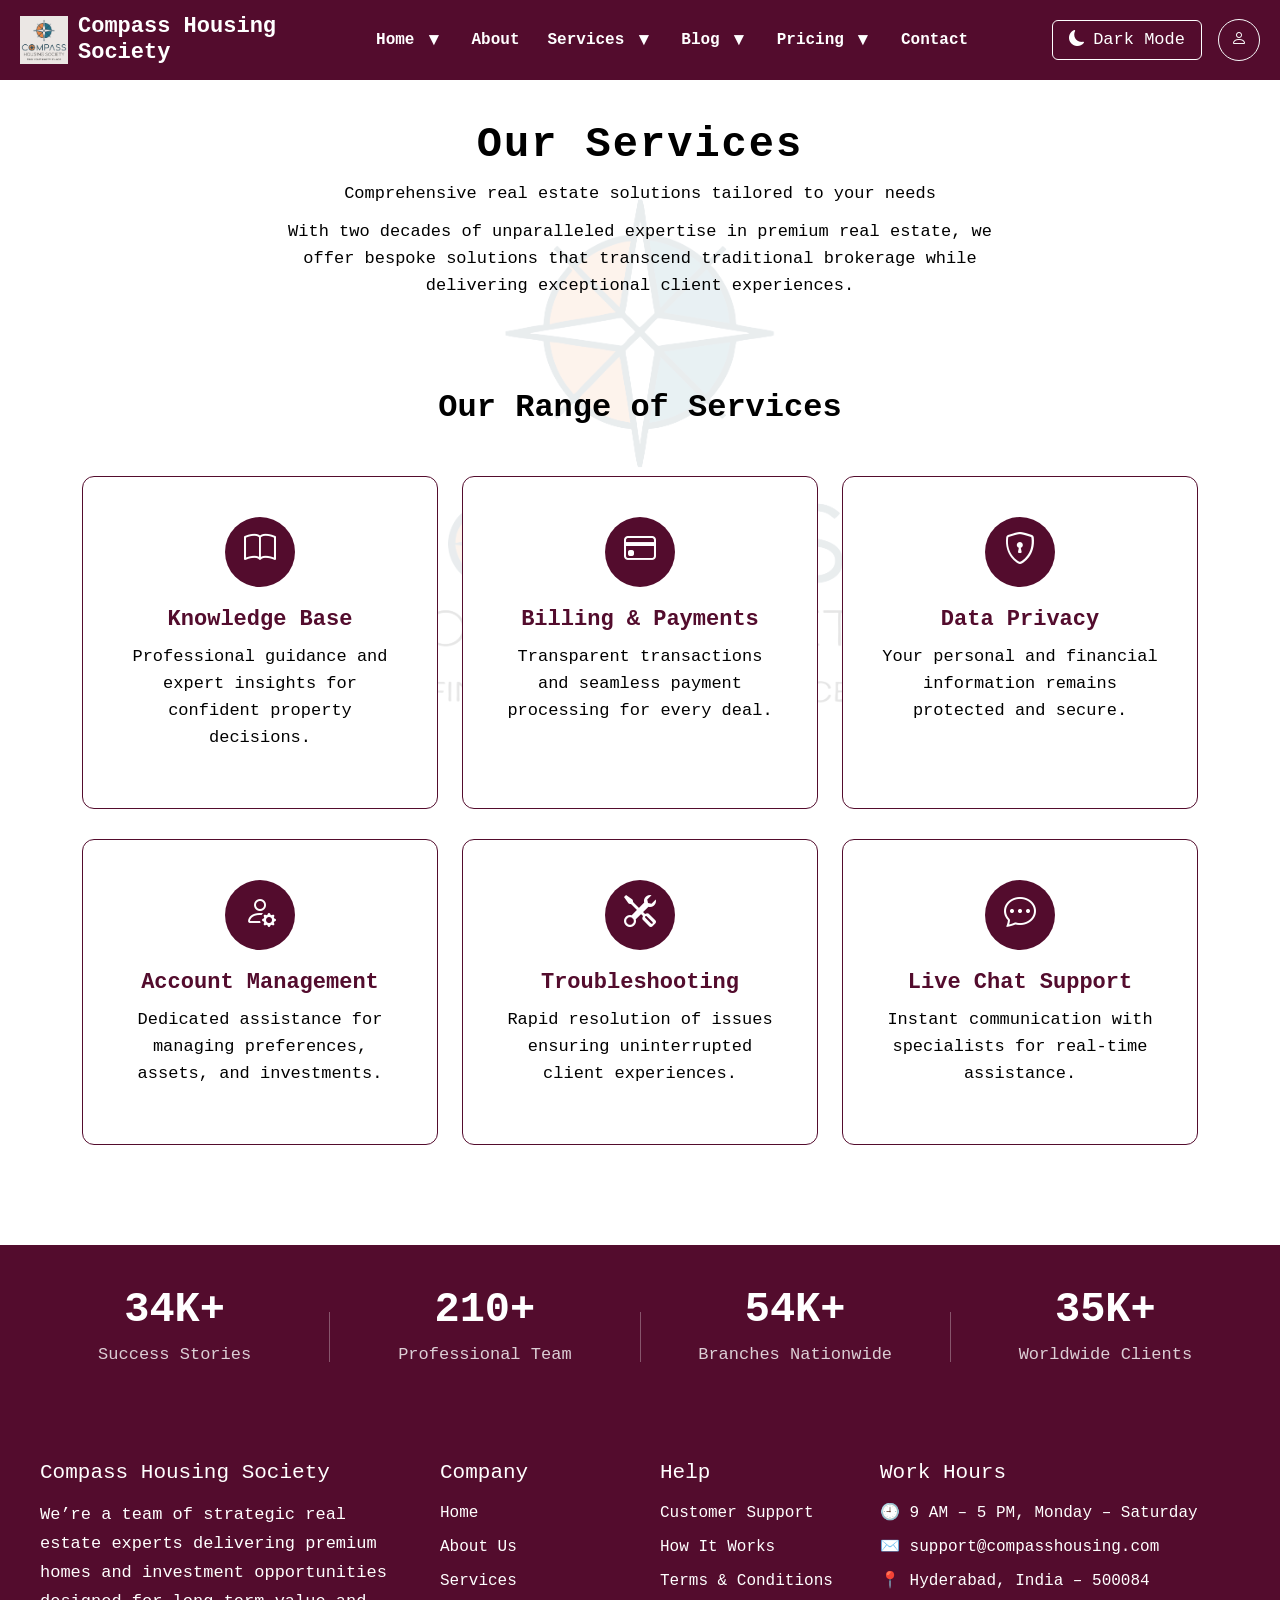
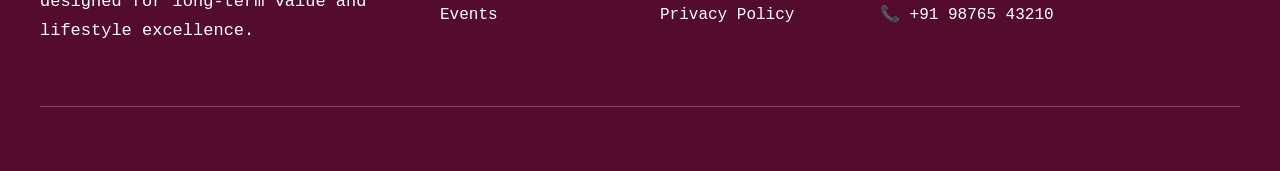
<file: services.html>
<!DOCTYPE html>
<html lang="en" data-theme="light">

<head>
    <meta charset="UTF-8">
    <meta name="viewport" content="width=device-width, initial-scale=1.0">
    <title>Real Estate</title>

    <link rel="stylesheet" href="globalstyles.css">
    <link href="https://cdn.jsdelivr.net/npm/bootstrap@5.3.3/dist/css/bootstrap.min.css" rel="stylesheet">
    <link href="https://cdn.jsdelivr.net/npm/bootstrap-icons@1.11.3/font/bootstrap-icons.css" rel="stylesheet">

<style>

    /* ===== ROOT COLOR SYSTEM (AS REQUESTED) ===== */
    :root {
        --primary-color: #530C2D;
        --secondary-color: #904567;
        --light-bg: #ffffff;
        --dark-bg: #000000;
        --text-light: #ffffff;
        --text-dark: #000000;
    }

    /* ===== STRICT FONT RULES (NEVER CHANGE) ===== */
    h1 { font-size: 42px; }
    h2 { font-size: 32px; }
    h3 { font-size: 22px; }
    h4 { font-size: 21px; }
    h5, h6 { font-size: 19px; }
    p, span { font-size: 17px; }
    li, a, button, .btn { font-size: 16px; }

    body {
        font-family: "JetBrains Mono", "Cascadia Code", monospace;
        background-color: var(--light-bg);
        color: var(--text-dark);
    }

    /* ===== WATERMARK ===== */
    body::before {
        content: "";
        position: fixed;
        inset: 0;
        background-image: url("images/transparent-logo-1.png");
        background-repeat: no-repeat;
        background-position: center;
        background-size: 600px auto;
        opacity: 0.10;
        pointer-events: none;
        z-index: -1;
    }

 
    /* ===== HERO SECTION ===== */
    .services-hero {
        padding: 40px 0 0;
        text-align: center;
    }

    .services-hero h1 {
        color: var(--text-dark);
        font-weight: 700;
        letter-spacing: 2px;
        /* text-transform: uppercase; */
    }

    .services-hero p {
        color: var(--text-dark);
        max-width: 720px;
        margin: 10px auto;
        line-height: 1.6;
    }

    /* ===== SECTION HEADER ===== */
    .section-header {
        text-align: center;
        margin-bottom: 40px;
    }

    .section-header h2 {
        color: var(--text-dark);
        font-weight: 700;
        position: relative;
        display: inline-block;
    }

 

    /* ===== ROW GAP BETWEEN ROWS ===== */
    .services-grid .row {
        row-gap: 30px;
    }

    /* ===== CARD ===== */
    .service-card-icon {
        background: var(--light-bg);
        border-radius: 12px;
        padding: 40px 35px;
        border: 1px solid var(--primary-color);
        text-align: center;
        height: 100%;
        transition: 0.3s ease;
    }

    .service-card-icon:hover {
        border-color: var(--secondary-color);
        transform: translateY(-6px);
    }

    /* ===== ICONS ===== */
    .icon-circle {
        width: 70px;
        height: 70px;
        border-radius: 50%;
        background: var(--primary-color);
        display: flex;
        align-items: center;
        justify-content: center;
        margin: 0 auto 20px;
        transition: 0.3s ease;
    }

    .service-card-icon:hover .icon-circle {
        background: var(--secondary-color);
    }

    .service-icon {
        font-size: 32px;
        color: var(--text-light);
    }

    .service-card-icon h3 {
        color: var(--primary-color);
        font-weight: 600;
        margin-bottom: 10px;
    }

    .service-card-icon p {
        color: var(--text-dark);
        line-height: 1.6;
    }

    /* ===== DARK MODE SYSTEM ===== */
    [data-theme="dark"] body {
        background-color: var(--dark-bg);
        color: var(--text-light);
    }

    [data-theme="dark"] .services-hero h1,
    [data-theme="dark"] .section-header h2,
    [data-theme="dark"] .service-card-icon h3 {
        color: var(--text-light);
    }

    [data-theme="dark"] .services-hero p,
    [data-theme="dark"] .service-card-icon p {
        color: var(--text-light);
    }

    [data-theme="dark"] .service-card-icon {
        background: var(--dark-bg);
        border-color: var(--secondary-color);
    }

    /* ===== RESPONSIVENESS (LAYOUT ONLY) ===== */

    @media (max-width: 992px) {
        .services-hero { padding-top: 90px; }
        .service-card-icon { padding: 30px 20px; }
        .icon-circle { width: 60px; height: 60px; }
    }

    @media (max-width: 576px) {
        .services-hero { padding-top: 70px; }
        .icon-circle { width: 55px; height: 55px; }
        .service-icon { font-size: 26px; }
    }
.section-styles{
    padding: 40px;
}
</style>
</head>

<body>

<div id="site-header" class="fixed-top"></div>

<section class="services-hero section-styles">
    <div class="container">
        <h1>Our Services</h1>
        <p>Comprehensive real estate solutions tailored to your needs</p>
        <p>
            With two decades of unparalleled expertise in premium real estate, we offer bespoke solutions
            that transcend traditional brokerage while delivering exceptional client experiences.
        </p>
    </div>
</section>

<section class="services-grid section-styles">
    <div class="container">
        <div class="section-header">
            <h2>Our Range of Services</h2>
        </div>

        <div class="row">

            <div class="col-lg-4 col-md-6">
                <div class="service-card-icon">
                    <div class="icon-circle"><i class="bi bi-book service-icon"></i></div>
                    <h3>Knowledge Base</h3>
                    <p>Professional guidance and expert insights for confident property decisions.</p>
                </div>
            </div>

            <div class="col-lg-4 col-md-6">
                <div class="service-card-icon">
                    <div class="icon-circle"><i class="bi bi-credit-card service-icon"></i></div>
                    <h3>Billing & Payments</h3>
                    <p>Transparent transactions and seamless payment processing for every deal.</p>
                </div>
            </div>

            <div class="col-lg-4 col-md-6">
                <div class="service-card-icon">
                    <div class="icon-circle"><i class="bi bi-shield-lock service-icon"></i></div>
                    <h3>Data Privacy</h3>
                    <p>Your personal and financial information remains protected and secure.</p>
                </div>
            </div>

            <div class="col-lg-4 col-md-6">
                <div class="service-card-icon">
                    <div class="icon-circle"><i class="bi bi-person-gear service-icon"></i></div>
                    <h3>Account Management</h3>
                    <p>Dedicated assistance for managing preferences, assets, and investments.</p>
                </div>
            </div>

            <div class="col-lg-4 col-md-6">
                <div class="service-card-icon">
                    <div class="icon-circle"><i class="bi bi-tools service-icon"></i></div>
                    <h3>Troubleshooting</h3>
                    <p>Rapid resolution of issues ensuring uninterrupted client experiences.</p>
                </div>
            </div>

            <div class="col-lg-4 col-md-6">
                <div class="service-card-icon">
                    <div class="icon-circle"><i class="bi bi-chat-dots service-icon"></i></div>
                    <h3>Live Chat Support</h3>
                    <p>Instant communication with specialists for real-time assistance.</p>
                </div>
            </div>

        </div>
    </div>
</section>

<div id="side-footer"></div>

<!-- ✅ REQUIRED FOR MENUBAR -->
<script src="https://cdn.jsdelivr.net/npm/bootstrap@5.3.3/dist/js/bootstrap.bundle.min.js"></script>
<script src="footer.js"></script>
<script src="header.js"></script>

</body>
</html>
</file>
<file: globalstyles.css>
:root {
    --primary: #530C2D;
    --secondary: #904567;
    --white: #ffffff;
    --black: #000000;
    --bg-light: #ffffff;
    --text-light: #000000;
    --bg-dark: #000000;
    --text-dark: #ffffff;
}

:root[data-theme="dark"] {
    --bg-light: #000000;
    --bg-dark: #000000;
    --text-light: #ffffff;
}

* {
    margin: 0;
    padding: 0;
    box-sizing: border-box;
}

html {
    scroll-behavior: smooth;
    overflow-x: hidden;
}

/* Prevent flash of unstyled content */
html:not([data-theme]) {
    visibility: hidden;
}

html[data-theme] {
    visibility: visible;
}

body {
    font-family: "JetBrains Mono", "Cascadia Code", "Fira Code", monospace;
    background: var(--bg-light);
    color: var(--text-light);
    padding-top: 80px;
    transition: background-color 0.3s ease, color 0.3s ease;
}

:root[data-theme="dark"] body {
    color: var(--white);
}

.fixed-top {
    position: fixed;
    top: 0;
    right: 0;
    left: 0;
    z-index: 1030;
}

.navbar-main {
    position: fixed;
    top: 0;
    width: 100%;
    height: 80px;
    background: var(--primary);
    z-index: 1050;
    display: flex;
    align-items: center;
    transition: background-color 0.3s ease;
}

:root[data-theme="dark"] .navbar-main {
    background: var(--black);
}

.navbar-main .container-fluid {
    max-width: 1320px;
    width: 100%;
    padding: 0 20px;
    margin: 0 auto;
    display: flex;
    align-items: center;
    justify-content: space-between;
}

.navbar-brand {
    display: flex;
    align-items: center;
    gap: 10px;
    text-decoration: none;
}

.logo-icon {
    width: 48px;
    height: 48px;
}

.logo-icon img {
    width: 100%;
    height: 100%;
    object-fit: contain;
}

.brand-name {
    font-size: 22px;
    font-weight: 700;
    color: var(--white);
    line-height: 1.2;
}

.brand-text {
    display: flex;
    flex-direction: column;
}

.navbar-nav {
    display: flex;
    align-items: center;
    gap: 20px;
}

.nav-link-main {
    font-size: 16px;
    font-weight: 600;
    color: var(--white);
    text-decoration: none;
    padding: 6px 4px;
    display: flex;
    align-items: center;
    gap: 5px;
    transition: opacity 0.2s ease;
}

.nav-link-main:hover {
    opacity: 0.85;
}

.nav-link-main,
.dropdown-item,
.navbar-toggler-custom {
    -webkit-tap-highlight-color: transparent;
}

.dropdown-icon-model {
    display: inline-flex;
    align-items: center;
    justify-content: center;
    width: 20px;
    height: 20px;
    margin-left: 4px;
    position: relative;
}

/* ===============================
   FIX DOUBLE DROPDOWN ARROWS
================================ */

/* Remove Bootstrap's default dropdown arrow completely */
.dropdown-toggle::after {
    display: none !important;
    content: none !important;
    border: none !important;
}

/* Also target the specific nav-link-main with dropdown-toggle */
.nav-link-main.dropdown-toggle::after {
    display: none !important;
    content: none !important;
    border: none !important;
    margin: 0 !important;
    padding: 0 !important;
    width: 0 !important;
    height: 0 !important;
}

/* Keep only your custom dropdown arrow */
.dropdown-icon-model::before {
    content: "▾";
    font-size: 18px;
    line-height: 1;
    display: inline-block;
    transition: transform 0.3s ease;
}

/* Make sure your custom arrow is properly positioned */
.dropdown-icon-model {
    display: inline-flex;
    align-items: center;
    justify-content: center;
    width: 20px;
    height: 20px;
    margin-left: 4px;
    position: relative;
}

/* Dropdown arrow rotation states */
.nav-item.dropdown.show .dropdown-icon-model::before {
    transform: rotate(180deg);
}

@media (min-width: 992px) {
    .nav-item.dropdown:hover .dropdown-icon-model::before {
        transform: rotate(180deg);
    }
}

.dropdown-icon-model::before {
    content: "▾";
    font-size: 18px;
    line-height: 1;
    display: inline-block;
    transition: transform 0.3s ease;
}

.nav-item.dropdown.show .dropdown-icon-model::before {
    transform: rotate(180deg);
}

@media (min-width: 992px) {
    .nav-item.dropdown:hover .dropdown-icon-model::before {
        transform: rotate(180deg);
    }
}

/* Remove ALL Bootstrap dropdown arrows */
.dropdown-toggle::after,
.nav-link-main.dropdown-toggle::after,
[data-bs-toggle="dropdown"]::after {
    display: none !important;
    content: none !important;
    border: none !important;
}

.dropdown-menu {
    background: var(--white);
    border: none;
    border-radius: 8px;
    box-shadow: 0 10px 30px rgba(0, 0, 0, 0.1);
    padding: 8px 0;
    min-width: 200px;
    transition: opacity 0.3s ease, visibility 0.3s ease, transform 0.3s ease;
}

.dropdown-item {
    font-size: 16px;
    color: var(--black);
    padding: 10px 20px;
    text-decoration: none;
    display: block;
    transition: all 0.2s ease;
}

.dropdown-item:hover,
.dropdown-item:focus {
    background: var(--secondary);
    color: var(--white);
}

@media (min-width: 992px) {
    .nav-item.dropdown {
        position: relative;
    }

    .nav-item.dropdown .dropdown-menu {
        display: block;
        opacity: 0;
        visibility: hidden;
        transform: translateY(10px);
        transition: 0.25s ease;
        pointer-events: none;
        position: absolute;
        top: 100%;
        left: 0;
        z-index: 1000;
    }

    .nav-item.dropdown:hover .dropdown-menu {
        opacity: 1;
        visibility: visible;
        transform: translateY(0);
        pointer-events: auto;
    }
}

.navbar-right-section {
    display: flex;
    align-items: center;
    gap: 16px;
}

.register-btn {
    font-size: 16px;
    padding: 10px 22px;
    border-radius: 10px;
    background: transparent;
    border: 2px solid var(--white);
    color: var(--white);
    text-decoration: none;
    transition: all 0.3s ease;
    cursor: pointer;
    display: inline-block;
    text-align: center;
    margin-left: 20px;
}

.register-btn:hover {
    background: var(--white);
    color: var(--primary);
    border-color: var(--white);
}

:root[data-theme="dark"] .register-btn:hover {
    background: var(--white);
    color: var(--black);
}

.theme-toggle-btn {
    width: 56px;
    height: 28px;
    border-radius: 30px;
    background: rgba(255, 255, 255, 0.25);
    border: 2px solid rgba(255, 255, 255, 0.5);
    cursor: pointer;
    position: relative;
    transition: all 0.3s ease;
    flex-shrink: 0;
}

.theme-toggle-slider {
    width: 20px;
    height: 20px;
    background: var(--white);
    border-radius: 50%;
    position: absolute;
    left: 5px;
    top: 2px;
    transition: transform 0.3s ease;
}

:root[data-theme="dark"] .theme-toggle-slider {
    transform: translateX(26px);
    background: var(--white);
}

:root[data-theme="dark"] .theme-toggle-btn {
    background: rgba(0, 0, 0, 0.25);
    border-color: rgba(255, 255, 255, 0.3);
}

.navbar-toggler-custom {
    width: 50px;
    height: 45px;
    border-radius: 8px;
    border: 2px solid rgba(255, 255, 255, 0.5);
    background: rgba(255, 255, 255, 0.15);
    display: flex;
    align-items: center;
    justify-content: center;
    cursor: pointer;
    transition: all 0.3s ease;
    margin-left: 12px;
    flex-shrink: 0;
}

.navbar-toggler-custom:hover {
    background: rgba(255, 255, 255, 0.25);
}

.toggler-icon {
    width: 22px;
    height: 2px;
    background: var(--white);
    position: relative;
    transition: all 0.3s ease;
}

.toggler-icon::before,
.toggler-icon::after {
    content: "";
    width: 22px;
    height: 2px;
    background: var(--white);
    position: absolute;
    left: 0;
    transition: all 0.3s ease;
}

.toggler-icon::before {
    top: -7px;
}

.toggler-icon::after {
    top: 7px;
}

.navbar-toggler-custom.active .toggler-icon {
    background: transparent;
}

.navbar-toggler-custom.active .toggler-icon::before {
    transform: rotate(45deg);
    top: 0;
}

.navbar-toggler-custom.active .toggler-icon::after {
    transform: rotate(-45deg);
    top: 0;
}

@media (max-width: 991.98px) {
    .navbar-main {
        height: auto;
        padding: 10px 0;
        min-height: 70px;
    }

    .navbar-collapse {
        position: fixed;
        top: 70px;
        left: 0;
        right: 0;
        background: var(--primary);
        padding: 0 20px !important;
        margin: 0 !important;
        border-radius: 0 0 16px 16px;
        max-height: 0;
        overflow: hidden;
        opacity: 0;
        visibility: hidden;
        transition: max-height 0.3s ease, opacity 0.3s ease, visibility 0.3s ease;
        z-index: 1049;
    }

    .navbar-collapse.show {
        max-height: 80vh;
        opacity: 1;
        visibility: visible;
        padding: 20px !important;
        overflow-y: auto;
    }

    :root[data-theme="dark"] .navbar-collapse {
        background: var(--black);
    }

    .navbar-nav {
        flex-direction: column;
        align-items: flex-start;
        gap: 14px;
        width: 100%;
    }

    .nav-item.dropdown {
        width: 100%;
    }

    .nav-item.dropdown .dropdown-menu {
        position: static !important;
        float: none !important;
        width: 20% !important;
        margin: 8px 0 0 15px !important;
        background: rgba(255, 255, 255, 0.1) !important;
        border: none !important;
        box-shadow: none !important;
        display: none !important;
        padding: 8px 0 !important;
        animation: fadeIn 0.2s ease;
    }

    .nav-item.dropdown.show .dropdown-menu,
    .nav-item.dropdown .dropdown-menu.show {
        display: block !important;
    }

    .dropdown-item {
        color: var(--white) !important;
        padding: 10px 15px !important;
        border-left: 3px solid transparent;
        transition: all 0.2s ease;
        font-size: 15px;
    }

    .dropdown-item:hover,
    .dropdown-item:focus {
        background: rgba(255, 255, 255, 0.15) !important;
        color: var(--white) !important;
        border-left-color: var(--white);
    }

    @keyframes fadeIn {
        from {
            opacity: 0;
            transform: translateY(-10px);
        }

        to {
            opacity: 1;
            transform: translateY(0);
        }
    }

    .navbar-right-section {
        flex-direction: column;
        width: 100%;
        gap: 14px;
        margin-top: 20px;
        padding-top: 18px;
        border-top: 1px solid rgba(255, 255, 255, 0.2);
    }

    .register-btn {
        width: 100%;
        text-align: center;
        margin-left: 0;
    }

    .mobile-register-container {
        display: flex;
        align-items: center;
        gap: 15px;
        margin-left: auto;
    }

    .mobile-theme-toggle {
        display: flex;
        justify-content: center;

    }

    body {
        padding-top: 70px;
    }

    /* Better hamburger to X animation */
    .navbar-toggler-custom.active {
        background: rgba(255, 255, 255, 0.25);
    }

    .navbar-toggler-custom.active .toggler-icon {
        background: transparent;
    }

    .navbar-toggler-custom.active .toggler-icon::before {
        transform: rotate(45deg);
        top: 0;
    }

    .navbar-toggler-custom.active .toggler-icon::after {
        transform: rotate(-45deg);
        top: 0;
    }

    /* Fix navbar spacing on mobile */
    .nav-link-main {
        padding: 8px 4px;
        width: 100%;
        /* justify-content: space-between; */
    }

    .nav-link-main .dropdown-icon-model::before {
        transition: transform 0.3s ease;
    }

    .nav-item.dropdown.show .nav-link-main .dropdown-icon-model::before {
        transform: rotate(180deg);
    }
}

@media (min-width: 992px) {
    .mobile-register-container {
        display: none;
    }

    .mobile-theme-toggle {
        display: none;
    }
}

@media (max-width: 991px) {
    .desktop-register-btn {
        display: none;
    }

    .navbar-collapse:not(.show) {
        display: none;
    }

    .navbar-collapse.show {
        display: block;
    }
}

@media (min-width: 992px) {
    .collapse:not(.show) {
        display: flex !important;
    }

    .navbar-collapse {
        display: flex !important;
        flex-basis: auto;
        flex-grow: 1;
        align-items: center;
    }
}

.mobile-register-btn {
    padding: 8px 18px;
    font-size: 16px;
    border-radius: 8px;
    border: 2px solid var(--white);
    background: transparent;
    color: var(--white);
    white-space: nowrap;
    text-decoration: none;
    transition: all 0.3s ease;
}

.mobile-register-btn:hover {
    background: var(--white);
    color: var(--primary);
}

.collapse:not(.show) {
    display: none;
}

.container-fluid {
    padding-right: 15px;
    padding-left: 15px;
}

footer {
    background: var(--primary);
    color: var(--white);
    padding: 40px 20px 40px;
    margin-top: 60px;
    transition: background-color 0.3s ease;
}

:root[data-theme="dark"] footer {
    background: var(--black);
}

.footer-top {
    max-width: 1200px;
    margin: auto;
    display: grid;
    grid-template-columns: 2fr 1fr 1fr 2fr;
    gap: 40px;
}

footer h4 {
    font-size: 21px;
    margin-bottom: 16px;
}

footer p {
    font-size: 17px;
    line-height: 1.7;
    margin-bottom: 20px;
}

footer a {
    font-size: 16px;
    color: var(--white);
    text-decoration: none;
    transition: color 0.3s ease;
}

footer a:hover {
    color: var(--secondary);
}

footer ul {
    list-style: none;
    padding-left: 0px;
}

footer ul li {
    margin-bottom: 10px;
}

.subscribe-box {
    display: flex;
    flex-direction: column;
    gap: 10px;
    margin-top: 15px;
}

.subscribe-box input {
    padding: 12px 16px;
    border-radius: 8px;
    border: 1px solid var(--secondary);
    background: rgba(255, 255, 255, 0.1);
    color: var(--white);
    font-size: 16px;
}

.subscribe-box input::placeholder {
    color: rgba(255, 255, 255, 0.7);
}

.subscribe-box button {
    padding: 12px 24px;
    border-radius: 8px;
    background: var(--secondary);
    color: var(--white);
    border: none;
    font-size: 16px;
    font-weight: 600;
    cursor: pointer;
    transition: background 0.3s ease;
}

.subscribe-box button:hover {
    background: #7a3a58;
}

.footer-bottom {
    max-width: 1200px;
    margin: 40px auto 0;
    padding-top: 24px;
    border-top: 1px solid var(--secondary);
    display: flex;
    justify-content: space-between;
    align-items: center;
    flex-wrap: wrap;
    gap: 20px;
}

.social {
    display: flex;
    gap: 14px;
}

.social a {
    width: 38px;
    height: 38px;
    border: 2px solid var(--secondary);
    border-radius: 50%;
    display: flex;
    align-items: center;
    justify-content: center;
    transition: all 0.3s ease;
}

.social a:hover {
    background: var(--secondary);
    border-color: var(--secondary);
    transform: translateY(-3px);
}

.social i {
    font-size: 16px;
}

@media (max-width: 991.98px) {
    .footer-top {
        grid-template-columns: 1fr 1fr;
    }
}

@media (max-width: 767.98px) {
    .footer-top {
        grid-template-columns: 1fr;
        text-align: center;
        gap: 30px;
    }

    .footer-bottom {
        flex-direction: column;
        text-align: center;
        gap: 15px;
    }

    .social {
        justify-content: center;
        margin-top: 10px;
    }
}

.footer-stats {
    max-width: 1200px;
    margin: 0 auto 70px;
    display: flex;
    justify-content: space-between;
    align-items: center;
    text-align: center;
    gap: 20px;
}

.footer-stats h3 {
    font-size: 42px;
    font-weight: 700;
    color: var(--white);
    margin-bottom: 6px;
}

.footer-stats p {
    font-size: 17px;
    color: rgba(255, 255, 255, 0.8);
}

.stat {
    flex: 1;
}

.stat-divider {
    width: 1px;
    height: 50px;
    background: rgba(255, 255, 255, 0.3);
}


.footer-phone {
    margin-top: 12px;
    font-weight: 600;
}

.footer-contact {
    list-style: none;
    padding: 0;
}

.footer-contact li {
    font-size: 16px;
    margin-bottom: 10px;
}

@media (max-width: 991.98px) {
    .footer-stats {
        flex-wrap: wrap;
        gap: 30px;
    }

    .stat-divider {
        display: none;
    }
}

@media (max-width: 767.98px) {
    .footer-stats h3 {
        font-size: 32px;
    }
}

/* ===============================
   DESKTOP DROPDOWN ANIMATION
================================ */
@media (min-width: 992px) {
    .dropdown-menu {
        animation: fadeInDropdown 0.2s ease;
    }

    @keyframes fadeInDropdown {
        from {
            opacity: 0;
            transform: translateY(10px);
        }

        to {
            opacity: 1;
            transform: translateY(0);
        }
    }
}

/* ===============================
   OVERLAY FOR MOBILE MENU
================================ */
@media (max-width: 991.98px) {
    .navbar-overlay {
        display: none;
        position: fixed;
        top: 70px;
        left: 0;
        right: 0;
        bottom: 0;
        background: rgba(0, 0, 0, 0.5);
        z-index: 1048;
    }

    .navbar-overlay.active {
        display: block;
    }

    body.menu-open {
        overflow: hidden;
    }
}
.dropdown-item.active, .dropdown-item:active {
    color:var(--white) !important;
    text-decoration: none;
    background-color: var(--primary) !important;
}
</file>
